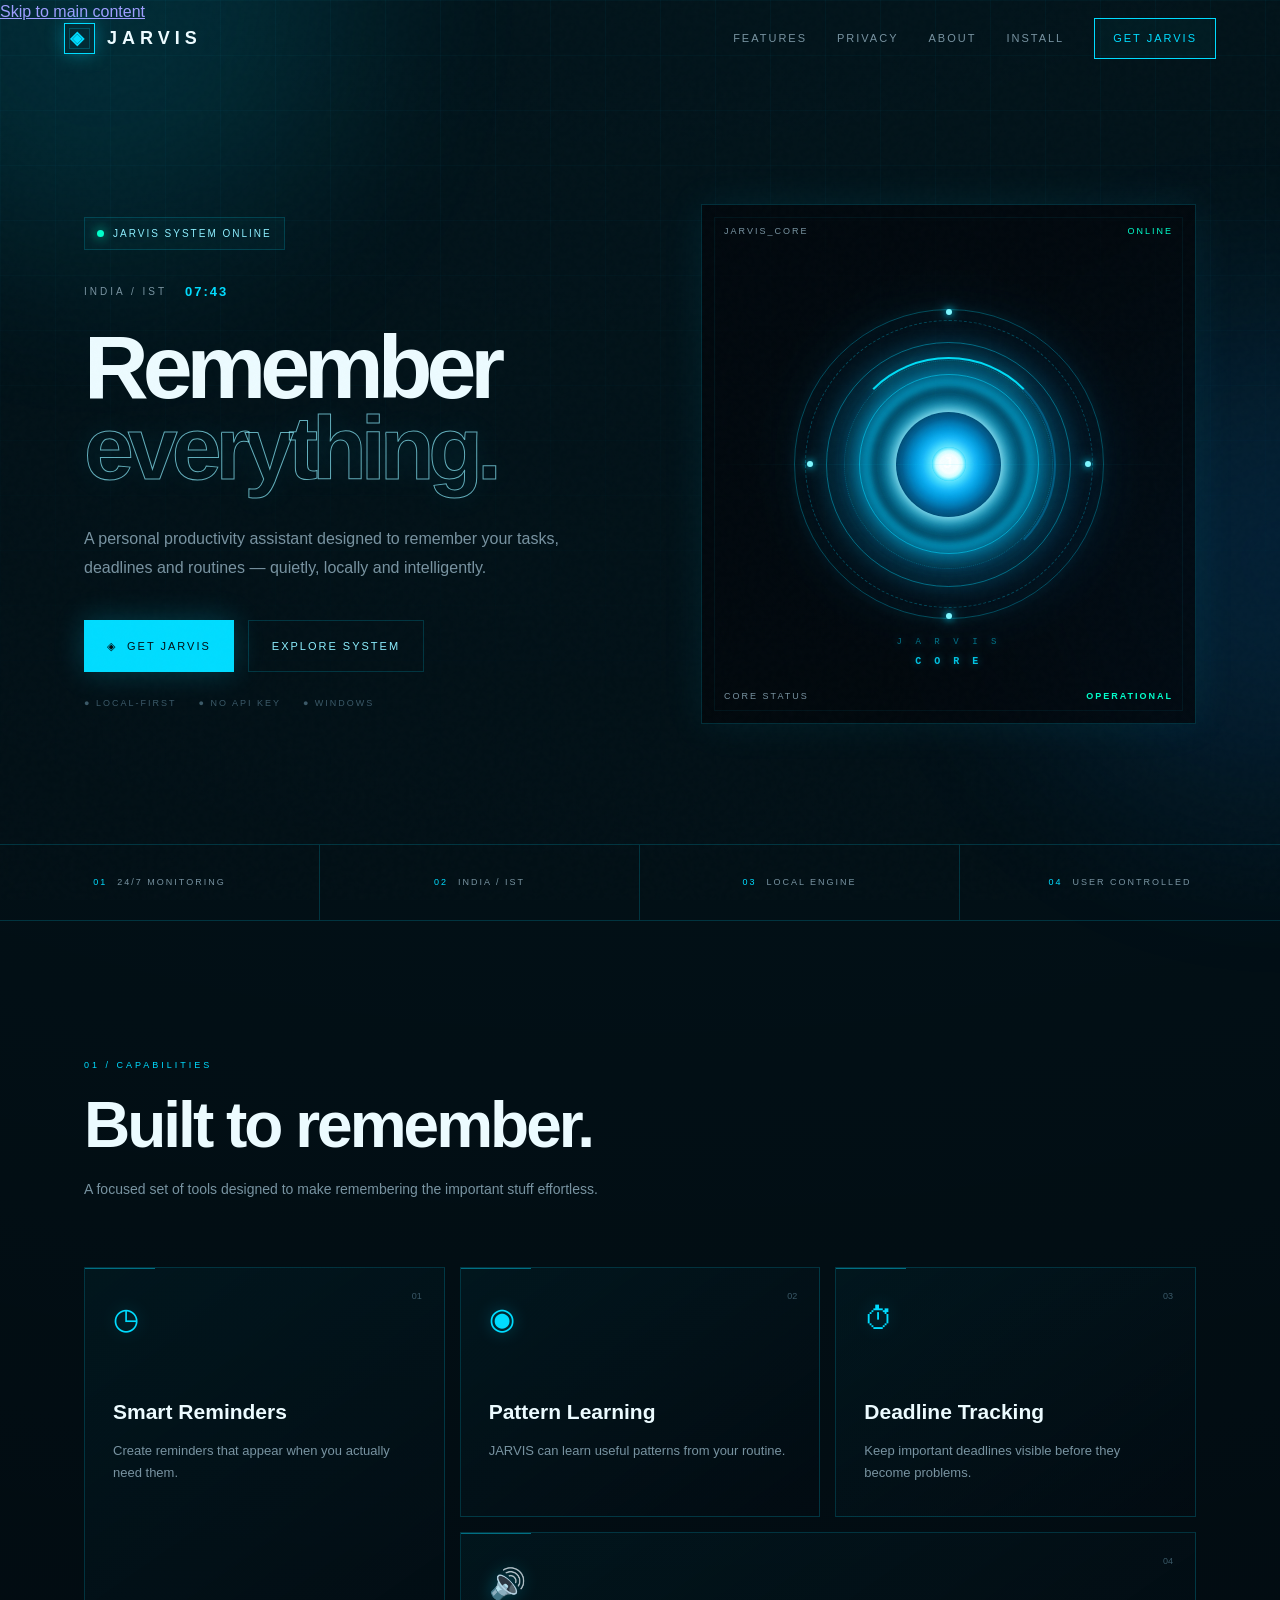
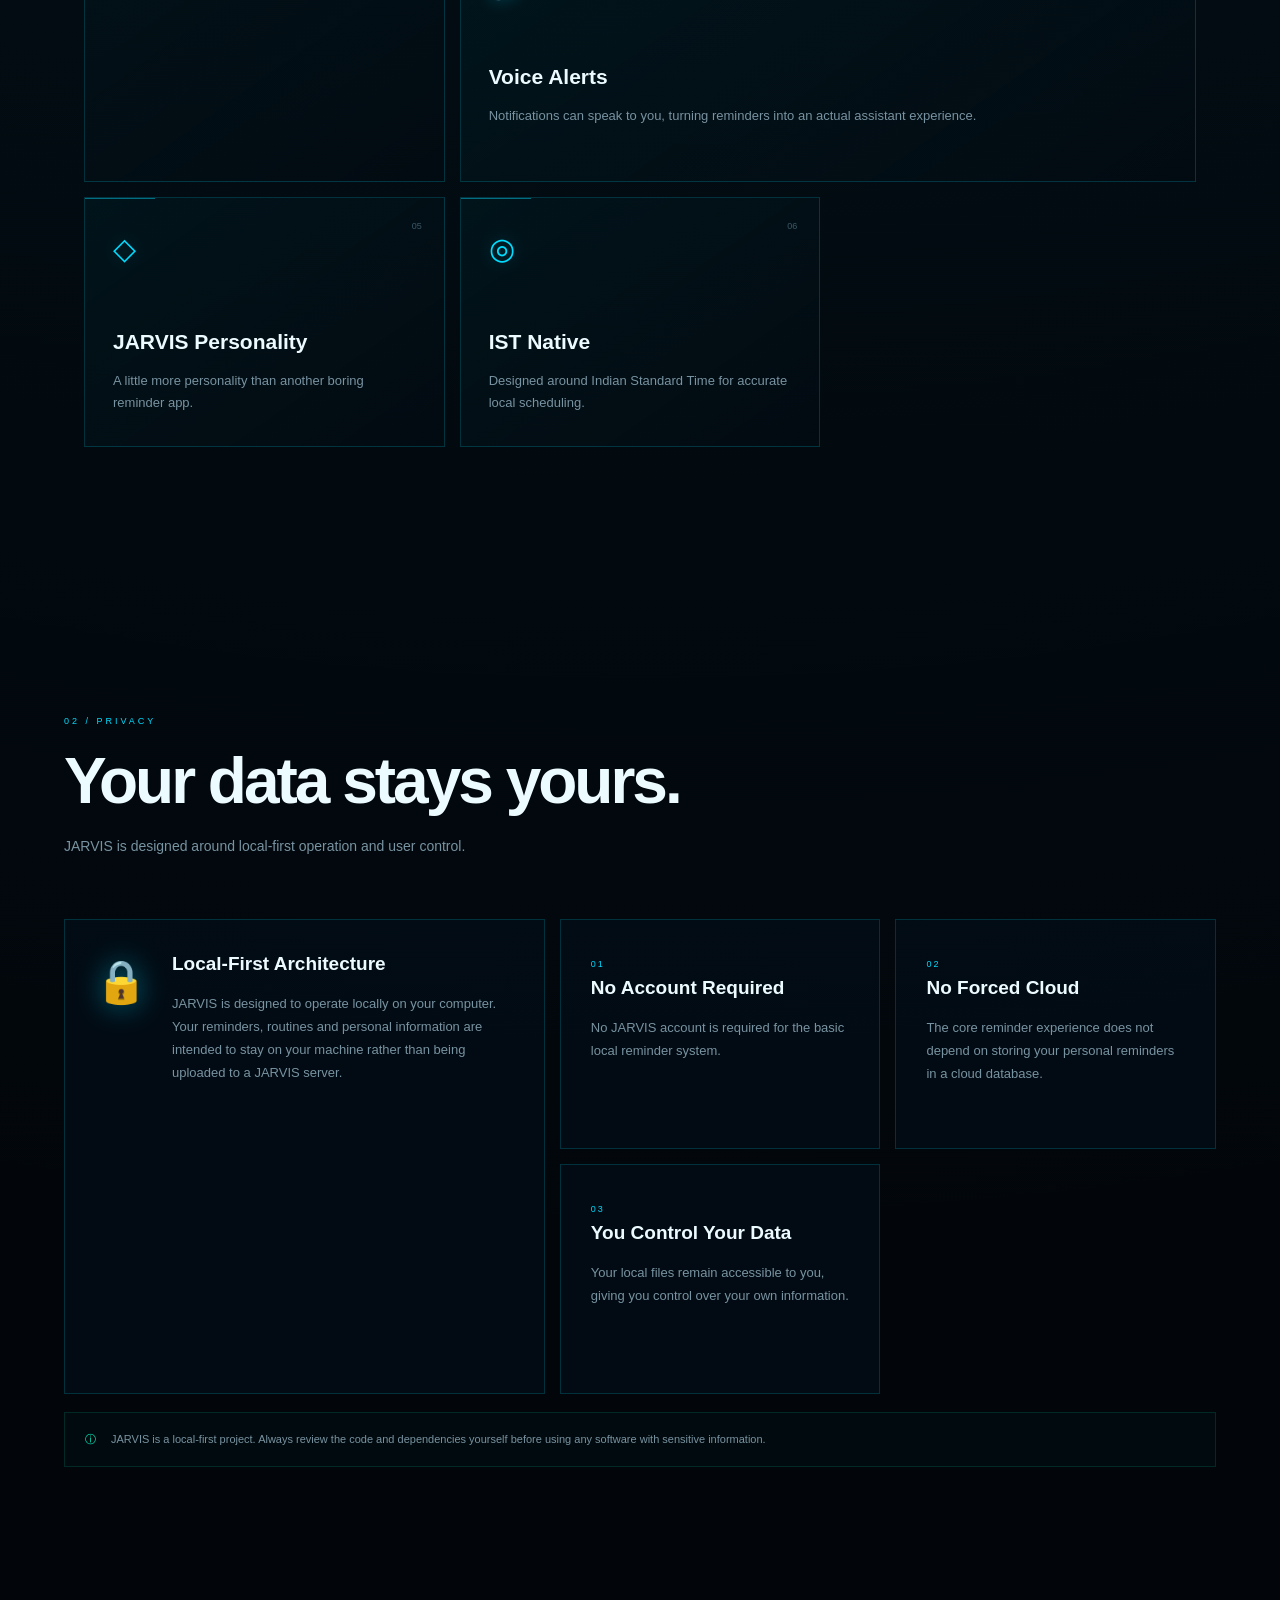
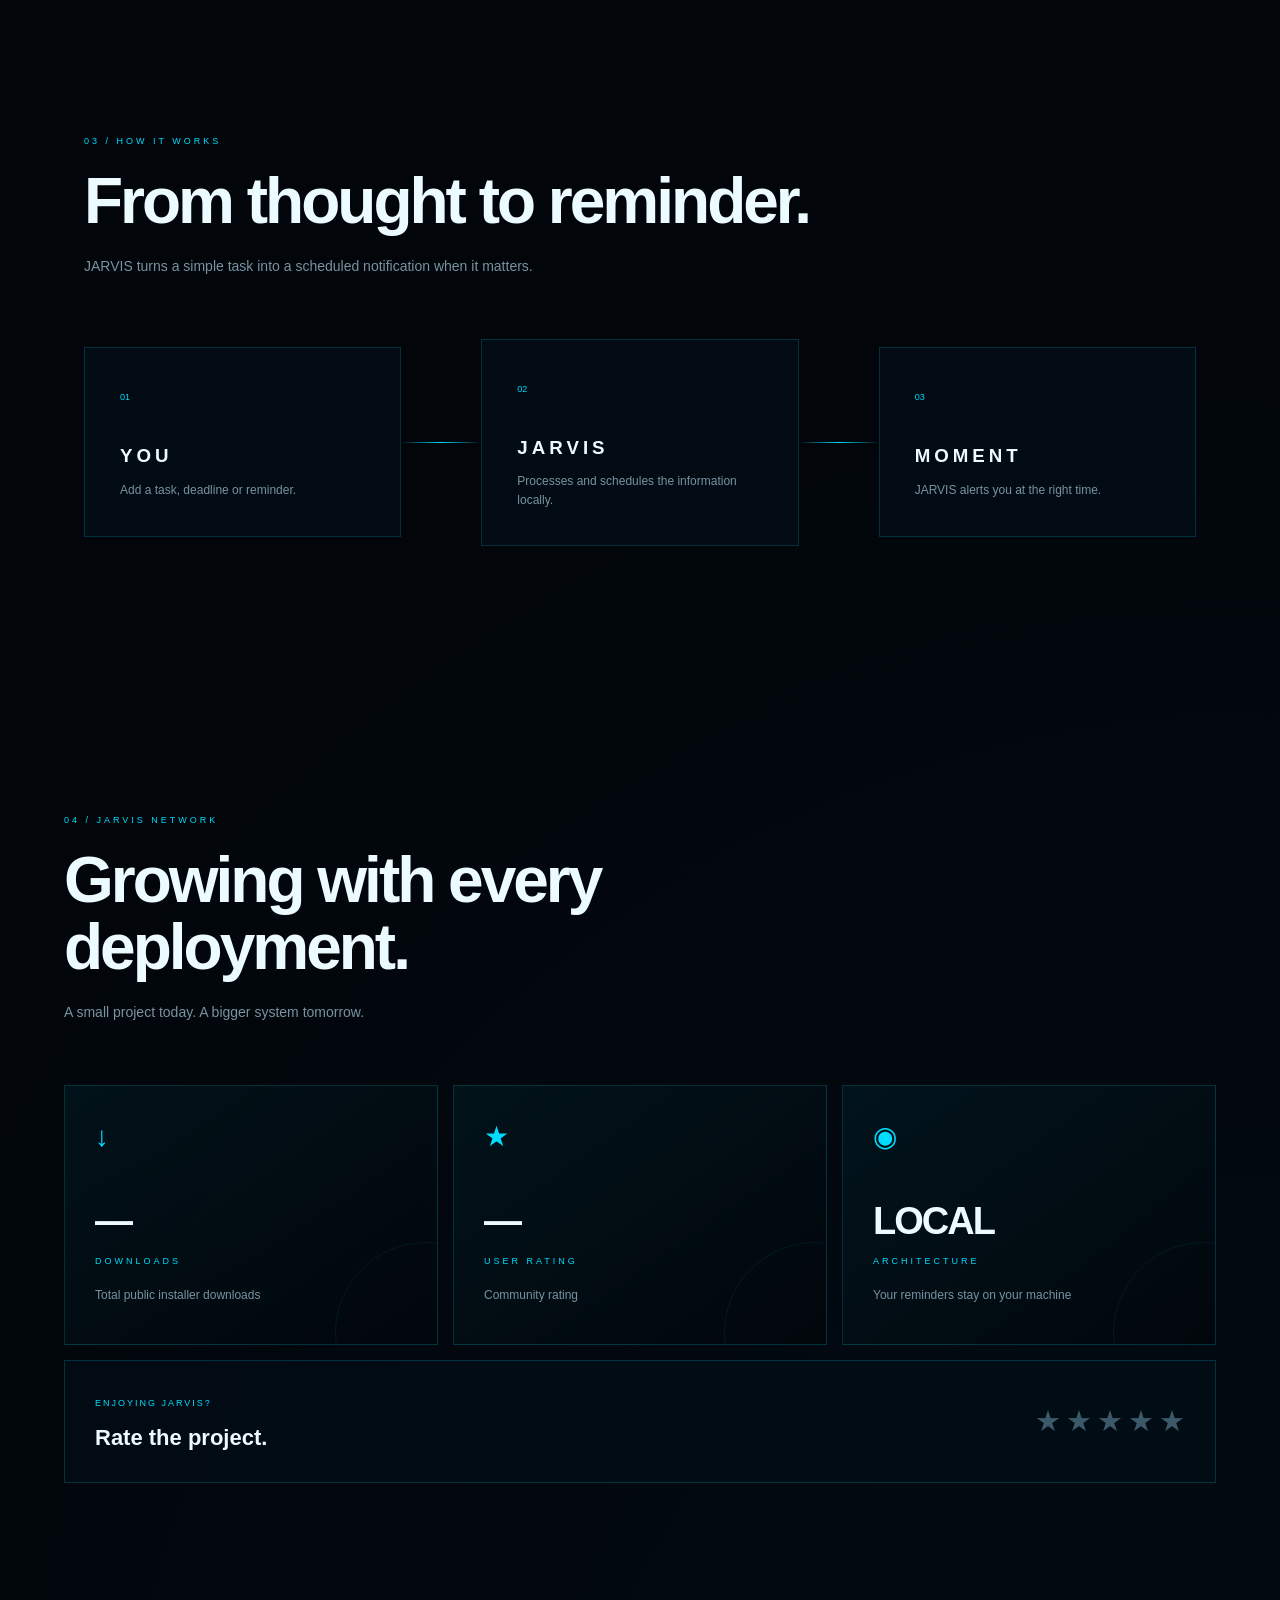
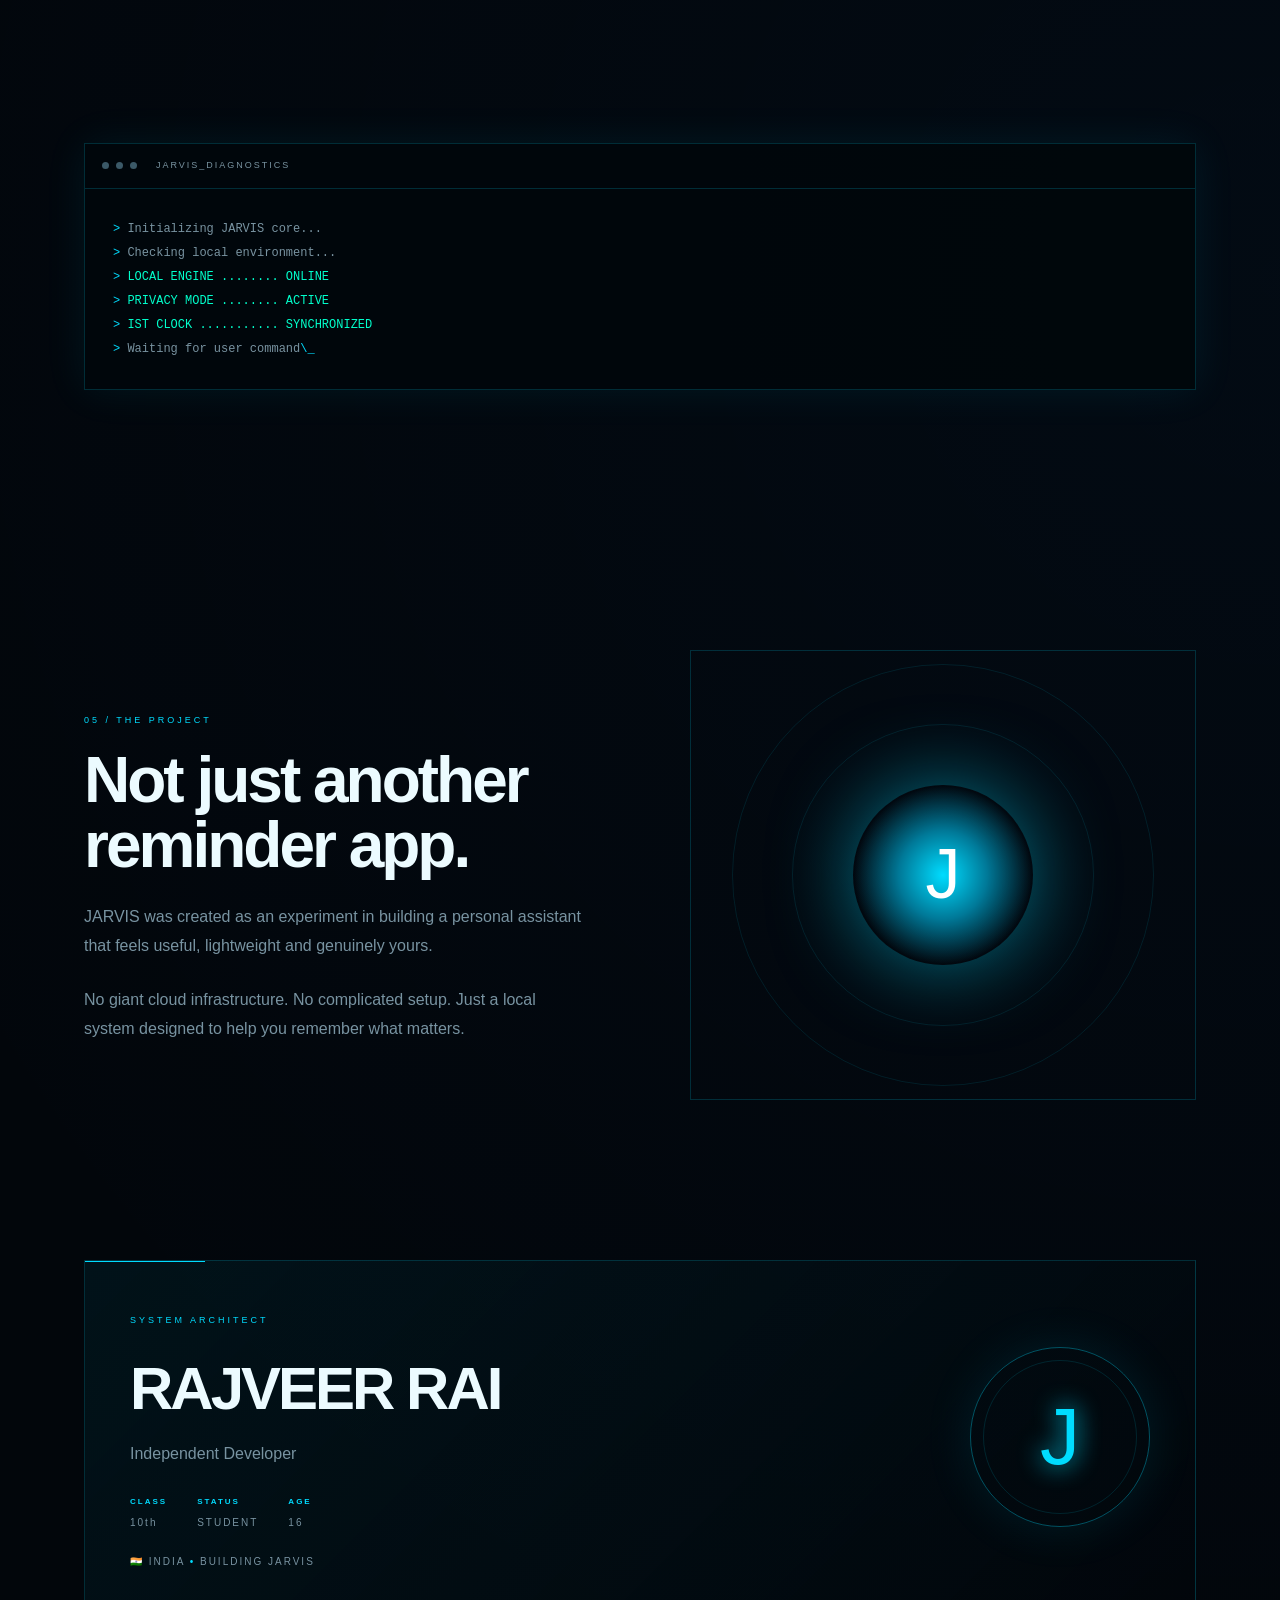
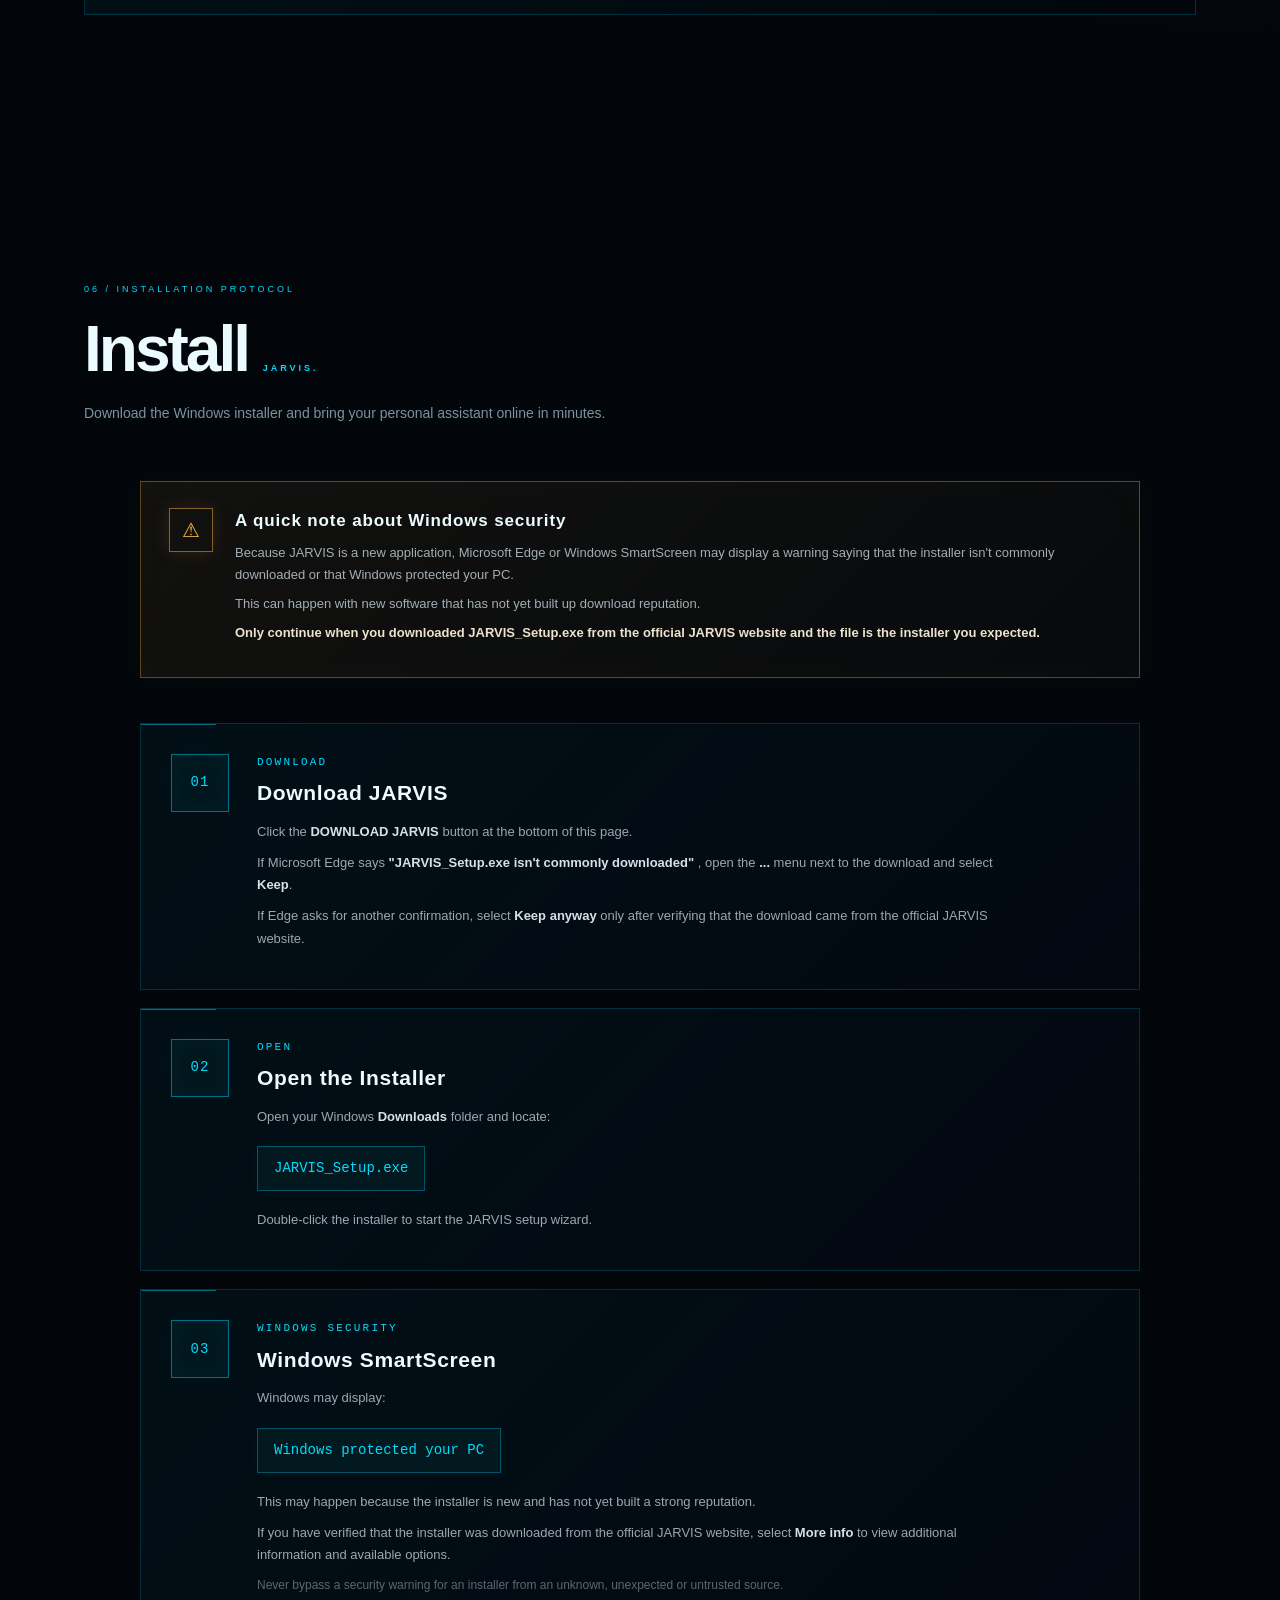
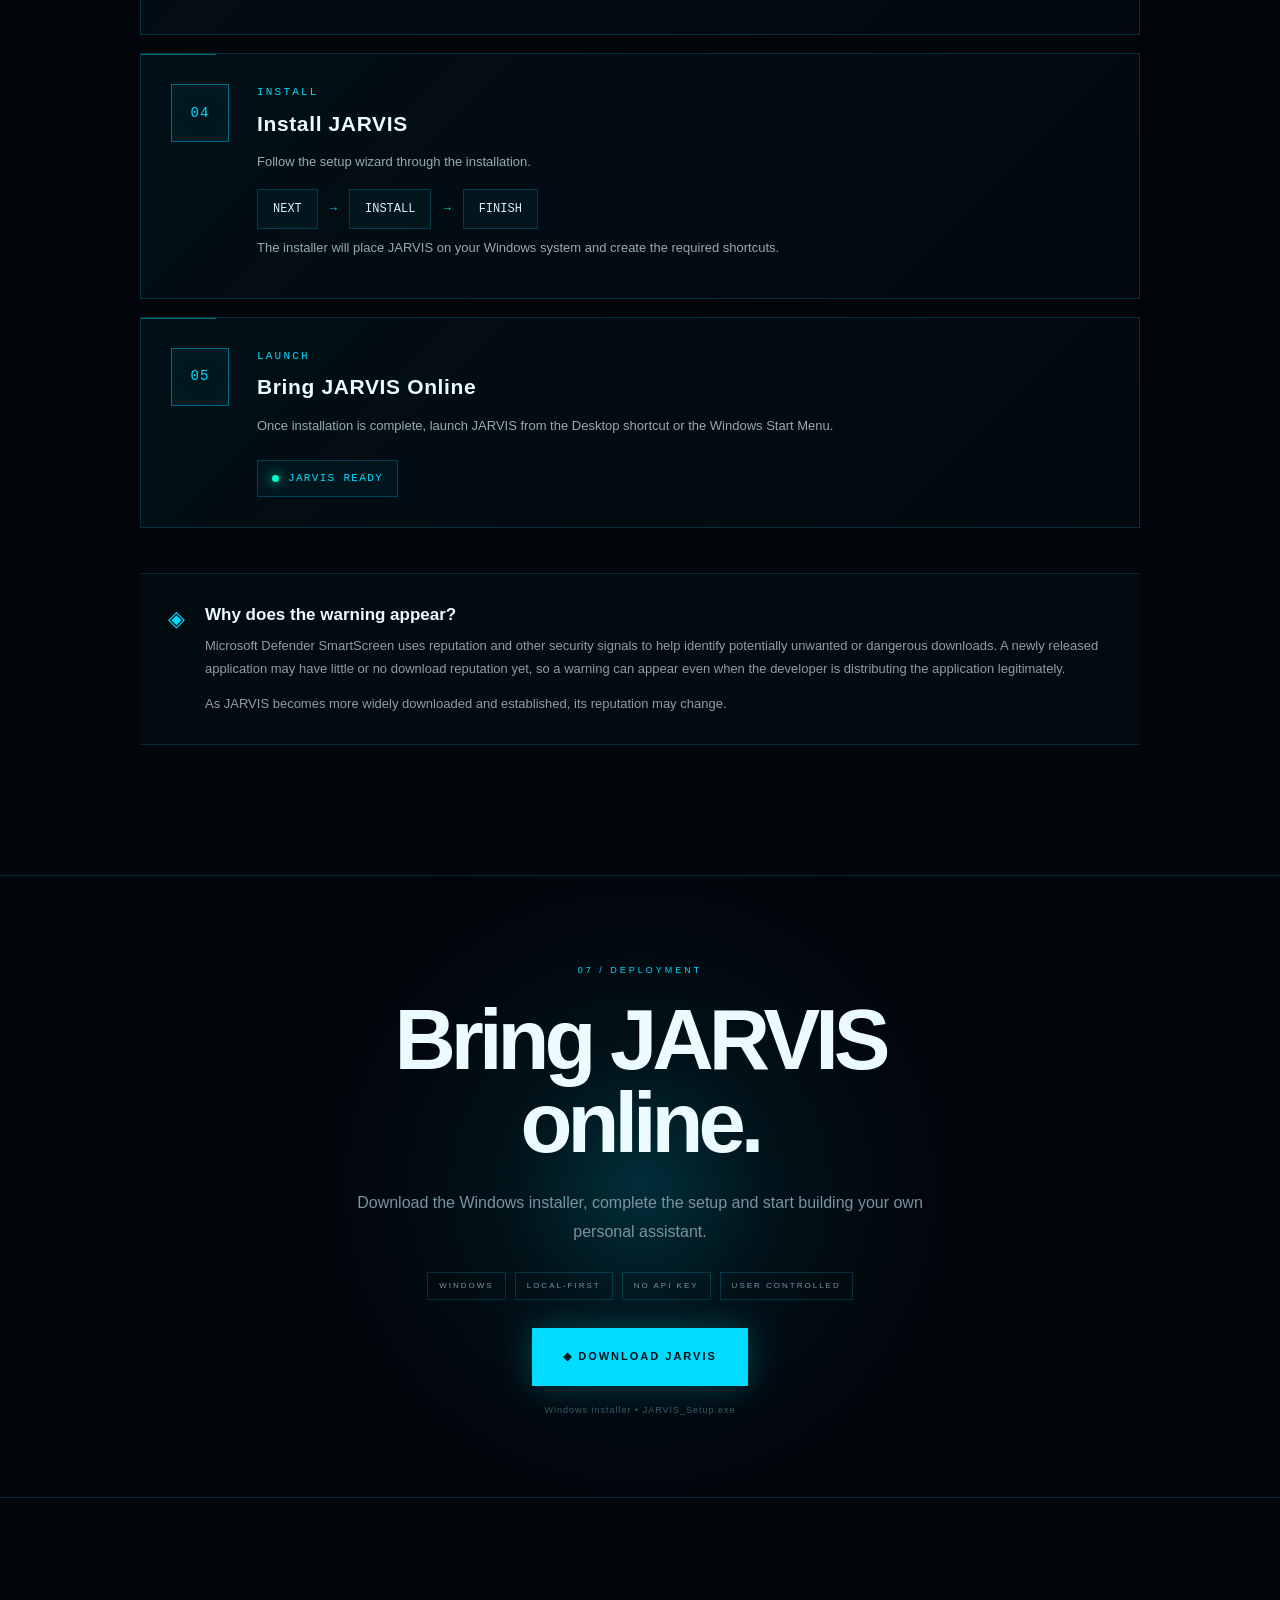
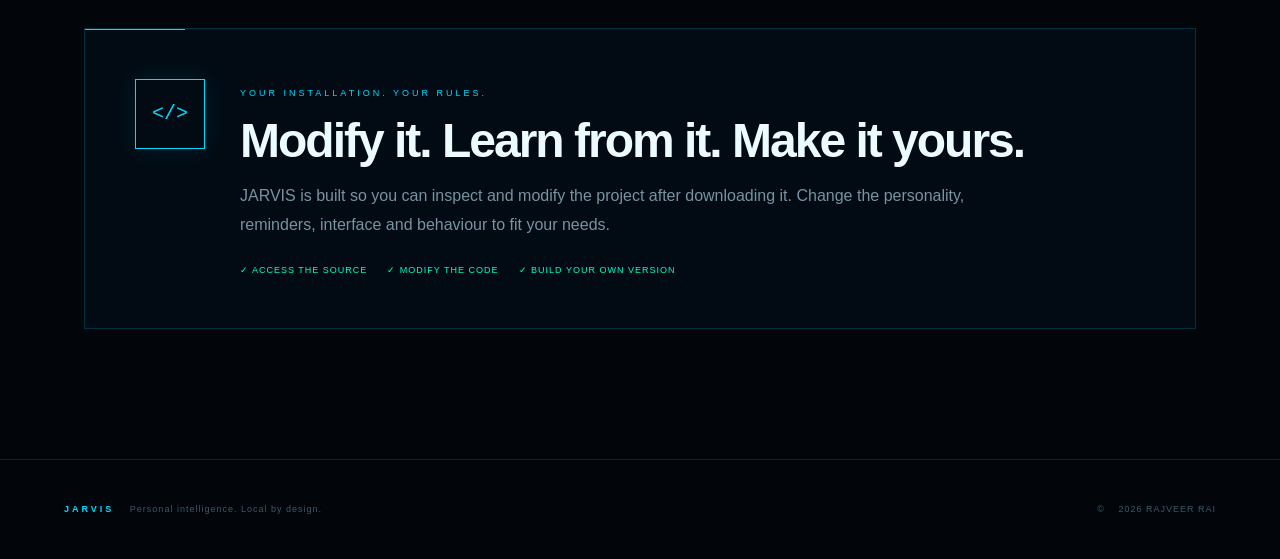
<file: index.html>
<!DOCTYPE html>

<html lang="en">

<head>

    <meta charset="UTF-8">

    <meta

        name="viewport"

        content="width=device-width, initial-scale=1.0"

    >

    <meta name="description" content="Meet JARVIS, a local-first Windows reminder and productivity assistant built by independent developer Rajveer Rai. Manage tasks, routines and deadlines without an API key.">

    <meta name="keywords" content="JARVIS AI assistant, Windows reminder app, local-first productivity assistant, task reminders, deadline manager, Rajveer Rai">

    <meta

        name="author"

        content="Rajveer Rai"

    >

    <meta

        name="theme-color"

        content="#02060b"

    >

    <title>JARVIS — Remember Everything.</title>

    <meta name="robots" content="index, follow, max-image-preview:large">
    <meta name="color-scheme" content="dark">
    <link rel="canonical" href="https://jarvis-website-psi.vercel.app/">

    <!-- Social sharing previews -->
    <meta property="og:type" content="website">
    <meta property="og:site_name" content="JARVIS">
    <meta property="og:title" content="JARVIS — Remember Everything.">
    <meta property="og:description" content="A local-first Windows productivity assistant for reminders, routines and deadlines. Built by Rajveer Rai.">
    <meta property="og:url" content="https://jarvis-website-psi.vercel.app/">
    <meta name="twitter:card" content="summary">
    <meta name="twitter:title" content="JARVIS — Remember Everything.">
    <meta name="twitter:description" content="A local-first Windows productivity assistant built by Rajveer Rai.">

    <!-- Search engines: structured project information -->
    <script type="application/ld+json">
    {
      "@context": "https://schema.org",
      "@type": "SoftwareApplication",
      "name": "JARVIS",
      "applicationCategory": "ProductivityApplication",
      "operatingSystem": "Windows",
      "description": "A local-first personal productivity assistant for reminders, routines and deadlines.",
      "author": {
        "@type": "Person",
        "name": "Rajveer Rai"
      },
      "url": "https://jarvis-website-psi.vercel.app/",
      "softwareHelp": "https://github.com/rajveerrairai97-lang/A.R.A.I.-Adaptive-Reminder-Intelligent-Announcement-"
    }
    </script>


    <link

        rel="stylesheet"

        href="style.css"

    >

    <!-- =====================================================

         JARVIS CORE — NEW REACTOR ANIMATION

         Only the reactor animation is changed.

    ====================================================== -->

    <style>

        .jarvis-reactor {

            width: 360px;

            height: 360px;

            position: relative;

            display: flex;

            align-items: center;

            justify-content: center;

            isolation: isolate;

        }

        /* =================================================

           CENTRAL ATMOSPHERIC GLOW

        ================================================== */

        .jarvis-reactor::before {

            content: "";

            position: absolute;

            width: 155px;

            height: 155px;

            border-radius: 50%;

            background:

                radial-gradient(

                    circle,

                    rgba(255,255,255,0.98) 0%,

                    rgba(0,235,255,0.95) 9%,

                    rgba(0,190,255,0.72) 25%,

                    rgba(0,150,255,0.25) 48%,

                    transparent 72%

                );

            filter: blur(3px);

            box-shadow:

                0 0 25px rgba(0,220,255,0.95),

                0 0 55px rgba(0,200,255,0.75),

                0 0 100px rgba(0,170,255,0.42);

            animation:

                reactorPulse 2.2s ease-in-out infinite;

            z-index: 0;

        }

        /* =================================================

           OUTER ENERGY AURA

        ================================================== */

        .reactor-aura {

            position: absolute;

            width: 245px;

            height: 245px;

            border-radius: 50%;

            background:

                radial-gradient(

                    circle,

                    rgba(0,220,255,0.16),

                    transparent 67%

                );

            filter: blur(8px);

            animation:

                auraPulse 3s ease-in-out infinite;

            z-index: 0;

        }

        /* =================================================

           RING BASE

        ================================================== */

        .reactor-ring {

            position: absolute;

            border-radius: 50%;

            pointer-events: none;

        }

        /* =================================================

           OUTER RING

        ================================================== */

        .reactor-ring-outer {

            width: 310px;

            height: 310px;

            border:

                1px solid

                rgba(0,220,255,0.30);

            box-shadow:

                0 0 15px rgba(0,220,255,0.08),

                inset 0 0 20px rgba(0,220,255,0.04);

            animation:

                reactorRotate 18s linear infinite;

        }

        .reactor-ring-outer::before {

            content: "";

            position: absolute;

            inset: 10px;

            border-radius: 50%;

            border:

                1px dashed

                rgba(0,220,255,0.28);

            animation:

                reactorRotateReverse 13s linear infinite;

        }

        /* =================================================

           SECOND RING

        ================================================== */

        .reactor-ring-middle {

            width: 245px;

            height: 245px;

            border:

                1px solid

                rgba(0,220,255,0.42);

            box-shadow:

                0 0 20px rgba(0,220,255,0.10),

                inset 0 0 20px rgba(0,220,255,0.06);

            animation:

                reactorRotateReverse 11s linear infinite;

        }

        .reactor-ring-middle::after {

            content: "";

            position: absolute;

            inset: 17px;

            border-radius: 50%;

            border:

                1px dotted

                rgba(0,220,255,0.24);

        }

        /* =================================================

           INNER RING

        ================================================== */

        .reactor-ring-inner {

            width: 180px;

            height: 180px;

            border:

                1px solid

                rgba(0,220,255,0.58);

            box-shadow:

                0 0 25px rgba(0,220,255,0.13),

                inset 0 0 25px rgba(0,220,255,0.08);

            animation:

                reactorRotate 8s linear infinite;

        }

        /* =================================================

           ENERGY ARC

        ================================================== */

        .reactor-arc {

            position: absolute;

            width: 215px;

            height: 215px;

            border-radius: 50%;

            border:

                2px solid transparent;

            border-top-color:

                rgba(0,235,255,0.95);

            border-right-color:

                rgba(0,190,255,0.30);

            filter:

                drop-shadow(

                    0 0 7px

                    rgba(0,220,255,0.8)

                );

            animation:

                reactorRotate 4.5s linear infinite;

        }

        /* =================================================

           CORE HOUSING

        ================================================== */

        .reactor-core-housing {

            width: 105px;

            height: 105px;

            position: relative;

            display: flex;

            align-items: center;

            justify-content: center;

            border-radius: 50%;

            background:

                radial-gradient(

                    circle,

                    rgba(255,255,255,1) 0%,

                    rgba(180,250,255,1) 5%,

                    rgba(0,220,255,0.98) 16%,

                    rgba(0,170,255,0.88) 35%,

                    rgba(0,100,180,0.38) 62%,

                    rgba(0,50,100,0.08) 78%,

                    transparent 80%

                );

            box-shadow:

                0 0 15px rgba(255,255,255,0.95),

                0 0 30px rgba(0,235,255,0.95),

                0 0 60px rgba(0,190,255,0.85),

                0 0 100px rgba(0,130,255,0.38);

            animation:

                coreEnergy 2s ease-in-out infinite;

            z-index: 5;

        }

        /* =================================================

           CORE WHITE CENTER

        ================================================== */

        .reactor-core-light {

            position: absolute;

            width: 34px;

            height: 34px;

            border-radius: 50%;

            background:

                radial-gradient(

                    circle,

                    #ffffff 0%,

                    #ffffff 38%,

                    rgba(220,255,255,0.95) 55%,

                    rgba(0,220,255,0.25) 78%,

                    transparent 100%

                );

            box-shadow:

                0 0 18px #ffffff,

                0 0 35px rgba(0,235,255,1);

            animation:

                coreFlash 1.5s ease-in-out infinite;

        }

        /* =================================================

           CORE J

        ================================================== */

        .reactor-letter {

            position: relative;

            z-index: 8;

            color:

                rgba(255,255,255,0.88);

            font-family:

                "Courier New",

                monospace;

            font-size: 17px;

            font-weight: 700;

            letter-spacing: 0.08em;

            text-shadow:

                0 0 8px #ffffff,

                0 0 18px rgba(0,220,255,1);

            opacity: 0.82;

        }

        /* =================================================

           ORBITING NODES

        ================================================== */

        .reactor-node {

            position: absolute;

            width: 6px;

            height: 6px;

            border-radius: 50%;

            background:

                #7ef7ff;

            box-shadow:

                0 0 7px #00dcff,

                0 0 15px rgba(0,220,255,0.9);

            z-index: 10;

        }

        .reactor-node-1 {

            top: 25px;

            left: 50%;

            transform:

                translateX(-50%);

            animation:

                nodePulse 1.8s ease-in-out infinite;

        }

        .reactor-node-2 {

            right: 38px;

            top: 50%;

            transform:

                translateY(-50%);

            animation:

                nodePulse 2.1s ease-in-out infinite 0.3s;

        }

        .reactor-node-3 {

            bottom: 25px;

            left: 50%;

            transform:

                translateX(-50%);

            animation:

                nodePulse 1.7s ease-in-out infinite 0.6s;

        }

        .reactor-node-4 {

            left: 38px;

            top: 50%;

            transform:

                translateY(-50%);

            animation:

                nodePulse 2s ease-in-out infinite 0.9s;

        }

        /* =================================================

           CORE LABEL

        ================================================== */

        .reactor-label {

            position: absolute;

            bottom: -25px;

            left: 50%;

            transform:

                translateX(-50%);

            text-align: center;

            color:

                rgba(0,220,255,0.48);

            font-family:

                "Courier New",

                monospace;

            font-size: 9px;

            letter-spacing: 0.45em;

            white-space: nowrap;

            text-shadow:

                0 0 8px

                rgba(0,220,255,0.45);

        }

        .reactor-label strong {

            display: block;

            margin-top: 5px;

            color:

                rgba(0,220,255,0.88);

            font-size: 10px;

            letter-spacing: 0.35em;

        }

        /* =================================================

           ANIMATIONS

        ================================================== */

        @keyframes reactorRotate {

            from {

                transform:

                    rotate(0deg);

            }

            to {

                transform:

                    rotate(360deg);

            }

        }

        @keyframes reactorRotateReverse {

            from {

                transform:

                    rotate(360deg);

            }

            to {

                transform:

                    rotate(0deg);

            }

        }

        @keyframes reactorPulse {

            0%,

            100% {

                transform:

                    scale(0.92);

                opacity:

                    0.78;

            }

            50% {

                transform:

                    scale(1.08);

                opacity:

                    1;

            }

        }

        @keyframes auraPulse {

            0%,

            100% {

                transform:

                    scale(0.94);

                opacity:

                    0.55;

            }

            50% {

                transform:

                    scale(1.08);

                opacity:

                    0.95;

            }

        }

        @keyframes coreEnergy {

            0%,

            100% {

                transform:

                    scale(0.92);

                box-shadow:

                    0 0 15px rgba(255,255,255,0.9),

                    0 0 30px rgba(0,235,255,0.85),

                    0 0 60px rgba(0,190,255,0.65);

            }

            50% {

                transform:

                    scale(1.08);

                box-shadow:

                    0 0 20px rgba(255,255,255,1),

                    0 0 45px rgba(0,235,255,1),

                    0 0 85px rgba(0,190,255,0.9);

            }

        }

        @keyframes coreFlash {

            0%,

            100% {

                transform:

                    scale(0.88);

                opacity:

                    0.88;

            }

            50% {

                transform:

                    scale(1.18);

                opacity:

                    1;

            }

        }

        @keyframes nodePulse {

            0%,

            100% {

                transform:

                    scale(0.75);

                opacity:

                    0.45;

            }

            50% {

                transform:

                    scale(1.35);

                opacity:

                    1;

            }

        }

        /* =================================================

           REACTOR RESPONSIVE

        ================================================== */

        @media (max-width: 700px) {

            .jarvis-reactor {

                width: 300px;

                height: 300px;

            }

            .reactor-ring-outer {

                width: 255px;

                height: 255px;

            }

            .reactor-ring-middle {

                width: 205px;

                height: 205px;

            }

            .reactor-ring-inner {

                width: 150px;

                height: 150px;

            }

            .reactor-arc {

                width: 180px;

                height: 180px;

            }

        }

        @media (prefers-reduced-motion: reduce) {

            .jarvis-reactor \*,

            .jarvis-reactor::before {

                animation:

                    none !important;

            }

        }

    </style>

</head>

<body>
    <a class="skip-link" href="#main-content">Skip to main content</a>

    <!-- =====================================================

         BACKGROUND SYSTEM

    ====================================================== -->

    <div class="grid"></div>

    <div class="noise"></div>

    <div class="ambient ambient-one"></div>

    <div class="ambient ambient-two"></div>

    <!-- =====================================================

         NAVBAR

    ====================================================== -->

    <header

        class="navbar"

        id="navbar"

    >

        <div class="nav-brand">

            <div class="mini-reactor">

                ◈

            </div>

            <span>

                JARVIS

            </span>

        </div>

        <nav

            class="nav-links"

            id="navLinks"

        >

            <a href="#features">

                FEATURES

            </a>

            <a href="#privacy">

                PRIVACY

            </a>

            <a href="#about">

                ABOUT

            </a>

            <a href="#install">

                INSTALL

            </a>

            <a

                href="#download"

                class="nav-button"

            >

                GET JARVIS

            </a>

        </nav>

        <button

            class="menu-button"

            id="menuButton"

            aria-label="Toggle navigation menu"

            aria-expanded="false"

        >

            ☰

        </button>

    </header>

    <!-- =====================================================

         MAIN

    ====================================================== -->

    <main id="main-content">

        <!-- =================================================

             HERO

        ================================================== -->

        <section class="hero">

            <div class="hero-content">

                <div class="live-status">

                    <span class="status-dot"></span>

                    JARVIS SYSTEM ONLINE

                </div>

                <div class="hero-time">

                    <span>

                        INDIA / IST

                    </span>

                    <strong id="heroClock">

                        --:--

                    </strong>

                </div>

                <h1>

                    Remember

                    <span>everything.</span>

                </h1>

                <p class="hero-description">

                    A personal productivity assistant designed

                    to remember your tasks, deadlines and routines

                    — quietly, locally and intelligently.

                </p>

                <div class="hero-actions">

                    <a

                        href="#download"

                        class="main-button"

                    >

                        <span>

                            ◈

                        </span>

                        GET JARVIS

                    </a>

                    <a

                        href="#features"

                        class="outline-button"

                    >

                        EXPLORE SYSTEM

                    </a>

                </div>

                <div class="hero-details">

                    <span>

                        ● LOCAL-FIRST

                    </span>

                    <span>

                        ● NO API KEY

                    </span>

                    <span>

                        ● WINDOWS

                    </span>

                </div>

            </div>

            <!-- =================================================

                 JARVIS CORE — NEW ANIMATED REACTOR

            ================================================== -->

            <div class="system-panel">

                <div class="panel-header">

                    <span>

                        JARVIS_CORE

                    </span>

                    <span>

                        ONLINE

                    </span>

                </div>

                <div class="core-container">

                    <div class="jarvis-reactor">

                        <div class="reactor-aura"></div>

                        <div

                            class="reactor-ring reactor-ring-outer"

                        ></div>

                        <div

                            class="reactor-ring reactor-ring-middle"

                        ></div>

                        <div

                            class="reactor-ring reactor-ring-inner"

                        ></div>

                        <div class="reactor-arc"></div>

                        <span

                            class="reactor-node reactor-node-1"

                        ></span>

                        <span

                            class="reactor-node reactor-node-2"

                        ></span>

                        <span

                            class="reactor-node reactor-node-3"

                        ></span>

                        <span

                            class="reactor-node reactor-node-4"

                        ></span>

                        <div class="reactor-core-housing">

                            <div class="reactor-core-light"></div>

                            <span class="reactor-letter">

                                J

                            </span>

                        </div>

                        <div class="reactor-label">

                            J A R V I S

                            <strong>

                                C O R E

                            </strong>

                        </div>

                    </div>

                </div>

                <div class="core-status">

                    <span>

                        CORE STATUS

                    </span>

                    <strong>

                        OPERATIONAL

                    </strong>

                </div>

            </div>

        </section>

        <!-- =================================================

             SYSTEM STRIP

        ================================================== -->

        <section class="system-strip">

            <div>

                <span>

                    01

                </span>

                24/7 MONITORING

            </div>

            <div>

                <span>

                    02

                </span>

                INDIA / IST

            </div>

            <div>

                <span>

                    03

                </span>

                LOCAL ENGINE

            </div>

            <div>

                <span>

                    04

                </span>

                USER CONTROLLED

            </div>

        </section>

        <!-- =================================================

             FEATURES

        ================================================== -->

        <section

            class="section"

            id="features"

        >

            <div class="section-heading">

                <span>

                    01 / CAPABILITIES

                </span>

                <h2>

                    Built to remember.

                </h2>

                <p>

                    A focused set of tools designed to make

                    remembering the important stuff effortless.

                </p>

            </div>

            <div class="feature-layout">

                <article class="feature feature-large">

                    <div class="feature-number">

                        01

                    </div>

                    <div class="feature-icon">

                        ◷

                    </div>

                    <h3>

                        Smart Reminders

                    </h3>

                    <p>

                        Create reminders that appear when

                        you actually need them.

                    </p>

                </article>

                <article class="feature">

                    <div class="feature-number">

                        02

                    </div>

                    <div class="feature-icon">

                        ◉

                    </div>

                    <h3>

                        Pattern Learning

                    </h3>

                    <p>

                        JARVIS can learn useful patterns

                        from your routine.

                    </p>

                </article>

                <article class="feature">

                    <div class="feature-number">

                        03

                    </div>

                    <div class="feature-icon">

                        ⏱

                    </div>

                    <h3>

                        Deadline Tracking

                    </h3>

                    <p>

                        Keep important deadlines visible

                        before they become problems.

                    </p>

                </article>

                <article class="feature feature-wide">

                    <div class="feature-number">

                        04

                    </div>

                    <div class="feature-icon">

                        🔊

                    </div>

                    <h3>

                        Voice Alerts

                    </h3>

                    <p>

                        Notifications can speak to you,

                        turning reminders into an actual

                        assistant experience.

                    </p>

                </article>

                <article class="feature">

                    <div class="feature-number">

                        05

                    </div>

                    <div class="feature-icon">

                        ◇

                    </div>

                    <h3>

                        JARVIS Personality

                    </h3>

                    <p>

                        A little more personality than

                        another boring reminder app.

                    </p>

                </article>

                <article class="feature">

                    <div class="feature-number">

                        06

                    </div>

                    <div class="feature-icon">

                        ◎

                    </div>

                    <h3>

                        IST Native

                    </h3>

                    <p>

                        Designed around Indian Standard Time

                        for accurate local scheduling.

                    </p>

                </article>

            </div>

        </section>

        <!-- =================================================

             PRIVACY

        ================================================== -->

        <section

            class="section privacy-section"

            id="privacy"

        >

            <div class="section-heading">

                <span>

                    02 / PRIVACY

                </span>

                <h2>

                    Your data stays yours.

                </h2>

                <p>

                    JARVIS is designed around local-first

                    operation and user control.

                </p>

            </div>

            <div class="privacy-grid">

                <article class="privacy-card privacy-main">

                    <div class="privacy-symbol">

                        🔒

                    </div>

                    <div>

                        <h3>

                            Local-First Architecture

                        </h3>

                        <p>

                            JARVIS is designed to operate locally

                            on your computer. Your reminders,

                            routines and personal information are

                            intended to stay on your machine rather

                            than being uploaded to a JARVIS server.

                        </p>

                    </div>

                </article>

                <article class="privacy-card">

                    <span class="privacy-index">

                        01

                    </span>

                    <h3>

                        No Account Required

                    </h3>

                    <p>

                        No JARVIS account is required for the

                        basic local reminder system.

                    </p>

                </article>

                <article class="privacy-card">

                    <span class="privacy-index">

                        02

                    </span>

                    <h3>

                        No Forced Cloud

                    </h3>

                    <p>

                        The core reminder experience does not

                        depend on storing your personal reminders

                        in a cloud database.

                    </p>

                </article>

                <article class="privacy-card">

                    <span class="privacy-index">

                        03

                    </span>

                    <h3>

                        You Control Your Data

                    </h3>

                    <p>

                        Your local files remain accessible to you,

                        giving you control over your own information.

                    </p>

                </article>

            </div>

            <div class="privacy-warning">

                <span>

                    ⓘ

                </span>

                <p>

                    JARVIS is a local-first project. Always review

                    the code and dependencies yourself before using

                    any software with sensitive information.

                </p>

            </div>

        </section>

        <!-- =================================================

             SYSTEM FLOW

        ================================================== -->

        <section class="section">

            <div class="section-heading">

                <span>

                    03 / HOW IT WORKS

                </span>

                <h2>

                    From thought to reminder.

                </h2>

                <p>

                    JARVIS turns a simple task into a scheduled

                    notification when it matters.

                </p>

            </div>

            <div class="system-flow">

                <div class="flow-step">

                    <span>

                        01

                    </span>

                    <h3>

                        YOU

                    </h3>

                    <p>

                        Add a task,

                        deadline or reminder.

                    </p>

                </div>

                <div class="flow-line"></div>

                <div class="flow-step">

                    <span>

                        02

                    </span>

                    <h3>

                        JARVIS

                    </h3>

                    <p>

                        Processes and schedules

                        the information locally.

                    </p>

                </div>

                <div class="flow-line"></div>

                <div class="flow-step">

                    <span>

                        03

                    </span>

                    <h3>

                        MOMENT

                    </h3>

                    <p>

                        JARVIS alerts you

                        at the right time.

                    </p>

                </div>

            </div>

        </section>

        <!-- =================================================

             LIVE STATS

        ================================================== -->

        <section

            class="section stats-section"

            id="stats"

        >

            <div class="section-heading">

                <span>

                    04 / JARVIS NETWORK

                </span>

                <h2>

                    Growing with every deployment.

                </h2>

                <p>

                    A small project today. A bigger system tomorrow.

                </p>

            </div>

            <div class="stats-grid">

                <div class="stat-card">

                    <span class="stat-icon">

                        ↓

                    </span>

                    <strong id="downloadCount">

                        —

                    </strong>

                    <small>

                        DOWNLOADS

                    </small>

                    <p>

                        Total public installer downloads

                    </p>

                </div>

                <div class="stat-card">

                    <span class="stat-icon">

                        ★

                    </span>

                    <strong id="ratingValue">

                        —

                    </strong>

                    <small>

                        USER RATING

                    </small>

                    <p>

                        Community rating

                    </p>

                </div>

                <div class="stat-card">

                    <span class="stat-icon">

                        ◉

                    </span>

                    <strong>

                        LOCAL

                    </strong>

                    <small>

                        ARCHITECTURE

                    </small>

                    <p>

                        Your reminders stay on your machine

                    </p>

                </div>

            </div>

            <div class="rating-box">

                <div>

                    <span>

                        ENJOYING JARVIS?

                    </span>

                    <h3>

                        Rate the project.

                    </h3>

                </div>

                <div

                    class="rating-stars"

                    id="ratingStars"

                    aria-label="Rate JARVIS from 1 to 5 stars"

                >

                    <button data-rating="1">

                        ★

                    </button>

                    <button data-rating="2">

                        ★

                    </button>

                    <button data-rating="3">

                        ★

                    </button>

                    <button data-rating="4">

                        ★

                    </button>

                    <button data-rating="5">

                        ★

                    </button>

                </div>

            </div>

        </section>

        <!-- =================================================

             TERMINAL DIAGNOSTICS

        ================================================== -->

        <section class="section">

            <div class="terminal">

                <div class="terminal-header">

                    <span></span>

                    <span></span>

                    <span></span>

                    <label>

                        JARVIS_DIAGNOSTICS

                    </label>

                </div>

                <div class="terminal-body">

                    <p>

                        <span>&gt;</span>

                        Initializing JARVIS core...

                    </p>

                    <p>

                        <span>&gt;</span>

                        Checking local environment...

                    </p>

                    <p class="success">

                        <span>&gt;</span>

                        LOCAL ENGINE ........ ONLINE

                    </p>

                    <p class="success">

                        <span>&gt;</span>

                        PRIVACY MODE ........ ACTIVE

                    </p>

                    <p class="success">

                        <span>&gt;</span>

                        IST CLOCK ........... SYNCHRONIZED

                    </p>

                    <p>

                        <span>&gt;</span>

                        Waiting for user command<span class="cursor">\_</span>

                    </p>

                </div>

            </div>

        </section>

        <!-- =================================================

             ABOUT

        ================================================== -->

        <section

            class="section about"

            id="about"

        >

            <div class="about-content">

                <span>

                    05 / THE PROJECT

                </span>

                <h2>

                    Not just another

                    reminder app.

                </h2>

                <p>

                    JARVIS was created as an experiment in building

                    a personal assistant that feels useful,

                    lightweight and genuinely yours.

                </p>

                <p>

                    No giant cloud infrastructure.

                    No complicated setup.

                    Just a local system designed to help you

                    remember what matters.

                </p>

            </div>

            <div class="about-visual">

                <div class="about-core">

                    J

                </div>

            </div>

        </section>

        <!-- =================================================

             CREATOR

        ================================================== -->

        <section class="section creator-section">

            <div class="creator">

                <div class="creator-info">

                    <span class="creator-label">

                        SYSTEM ARCHITECT

                    </span>

                    <h2 id="creatorName">

                        RAJVEER RAI

                    </h2>

                    <p class="creator-role">

                        Independent Developer

                    </p>

                    <div class="creator-meta">

                        <span>

                            <strong>

                                CLASS

                            </strong>

                            10th

                        </span>

                        <span>

                            <strong>

                                STATUS

                            </strong>

                            STUDENT

                        </span>

                        <span>

                            <strong>

                                AGE

                            </strong>

                            16

                        </span>

                    </div>

                    <div class="creator-location">

                        🇮🇳 INDIA

                        <span>

                            •

                        </span>

                        BUILDING JARVIS

                    </div>

                </div>

                <div class="creator-mark">

                    <span>

                        J

                    </span>

                </div>

            </div>

        </section>

        <!-- =================================================

             INSTALLATION

        ================================================== -->

        <section

            class="section install-section"

            id="install"

        >

            <div class="section-heading">

                <span>

                    06 / INSTALLATION PROTOCOL

                </span>

                <h2>

                    Install <span>JARVIS.</span>

                </h2>

                <p>

                    Download the Windows installer and bring

                    your personal assistant online in minutes.

                </p>

            </div>

            <!-- SECURITY NOTICE -->

            <div class="install-warning">

                <div class="warning-icon">

                    ⚠

                </div>

                <div>

                    <h3>

                        A quick note about Windows security

                    </h3>

                    <p>

                        Because JARVIS is a new application, Microsoft

                        Edge or Windows SmartScreen may display a warning

                        saying that the installer isn't commonly downloaded

                        or that Windows protected your PC.

                    </p>

                    <p>

                        This can happen with new software that has not yet

                        built up download reputation.

                    </p>

                    <p>

                        <strong>

                            Only continue when you downloaded

                            JARVIS_Setup.exe from the official JARVIS website

                            and the file is the installer you expected.

                        </strong>

                    </p>

                </div>

            </div>

            <!-- INSTALLATION STEPS -->

            <div class="install-steps">

                <!-- STEP 01 -->

                <article class="install-step">

                    <div class="step-number">

                        01

                    </div>

                    <div class="step-content">

                        <span class="step-label">

                            DOWNLOAD

                        </span>

                        <h3>

                            Download JARVIS

                        </h3>

                        <p>

                            Click the

                            <strong>

                                DOWNLOAD JARVIS

                            </strong>

                            button at the bottom of this page.

                        </p>

                        <p>

                            If Microsoft Edge says

                            <strong>

                                "JARVIS_Setup.exe isn't commonly downloaded"

                            </strong>,

                            open the

                            <strong>...</strong>

                            menu next to the download and select

                            <strong>Keep</strong>.

                        </p>

                        <p>

                            If Edge asks for another confirmation,

                            select <strong>Keep anyway</strong> only

                            after verifying that the download came from

                            the official JARVIS website.

                        </p>

                    </div>

                </article>

                <!-- STEP 02 -->

                <article class="install-step">

                    <div class="step-number">

                        02

                    </div>

                    <div class="step-content">

                        <span class="step-label">

                            OPEN

                        </span>

                        <h3>

                            Open the Installer

                        </h3>

                        <p>

                            Open your Windows

                            <strong>

                                Downloads

                            </strong>

                            folder and locate:

                        </p>

                        <div class="code-chip">

                            JARVIS_Setup.exe

                        </div>

                        <p>

                            Double-click the installer to start

                            the JARVIS setup wizard.

                        </p>

                    </div>

                </article>

                <!-- STEP 03 -->

                <article class="install-step">

                    <div class="step-number">

                        03

                    </div>

                    <div class="step-content">

                        <span class="step-label">

                            WINDOWS SECURITY

                        </span>

                        <h3>

                            Windows SmartScreen

                        </h3>

                        <p>

                            Windows may display:

                        </p>

                        <div class="code-chip">

                            Windows protected your PC

                        </div>

                        <p>

                            This may happen because the installer is new

                            and has not yet built a strong reputation.

                        </p>

                        <p>

                            If you have verified that the installer was

                            downloaded from the official JARVIS website,

                            select <strong>More info</strong> to view

                            additional information and available options.

                        </p>

                        <p class="small-note">

                            Never bypass a security warning for an installer

                            from an unknown, unexpected or untrusted source.

                        </p>

                    </div>

                </article>

                <!-- STEP 04 -->

                <article class="install-step">

                    <div class="step-number">

                        04

                    </div>

                    <div class="step-content">

                        <span class="step-label">

                            INSTALL

                        </span>

                        <h3>

                            Install JARVIS

                        </h3>

                        <p>

                            Follow the setup wizard through the installation.

                        </p>

                        <div class="install-flow">

                            <span>

                                NEXT

                            </span>

                            <span>

                                →

                            </span>

                            <span>

                                INSTALL

                            </span>

                            <span>

                                →

                            </span>

                            <span>

                                FINISH

                            </span>

                        </div>

                        <p>

                            The installer will place JARVIS on your

                            Windows system and create the required shortcuts.

                        </p>

                    </div>

                </article>

                <!-- STEP 05 -->

                <article class="install-step">

                    <div class="step-number">

                        05

                    </div>

                    <div class="step-content">

                        <span class="step-label">

                            LAUNCH

                        </span>

                        <h3>

                            Bring JARVIS Online

                        </h3>

                        <p>

                            Once installation is complete, launch JARVIS

                            from the Desktop shortcut or the Windows

                            Start Menu.

                        </p>

                        <div class="launch-status">

                            <span class="status-dot"></span>

                            JARVIS READY

                        </div>

                    </div>

                </article>

            </div>

            <!-- WHY THE WARNING EXISTS -->

            <div class="install-explanation">

                <div class="explanation-icon">

                    ◈

                </div>

                <div>

                    <h3>

                        Why does the warning appear?

                    </h3>

                    <p>

                        Microsoft Defender SmartScreen uses reputation

                        and other security signals to help identify

                        potentially unwanted or dangerous downloads.

                        A newly released application may have little or

                        no download reputation yet, so a warning can

                        appear even when the developer is distributing

                        the application legitimately.

                    </p>

                    <p>

                        As JARVIS becomes more widely downloaded and

                        established, its reputation may change.

                    </p>

                </div>

            </div>

        </section>

        <!-- =================================================

             DOWNLOAD / DEPLOYMENT

        ================================================== -->

        <section

            class="download"

            id="download"

        >

            <div class="download-orb"></div>

            <div class="download-content">

                <span>

                    07 / DEPLOYMENT

                </span>

                <h2>

                    Bring JARVIS online.

                </h2>

                <p>

                    Download the Windows installer, complete the setup

                    and start building your own personal assistant.

                </p>

                <div class="download-badges">

                    <span>

                        WINDOWS

                    </span>

                    <span>

                        LOCAL-FIRST

                    </span>

                    <span>

                        NO API KEY

                    </span>

                    <span>

                        USER CONTROLLED

                    </span>

                </div>

                <button

                    class="download-button"

                    id="downloadButton"

                    type="button"

                >

                    <span>

                        ◈

                    </span>

                    DOWNLOAD JARVIS

                </button>

                <small class="download-note">

                    Windows installer

                    •

                    JARVIS_Setup.exe

                </small>

            </div>

        </section>

        <!-- =================================================

             OPEN SOURCE / CONTROL

        ================================================== -->

        <section class="section ownership-section">

            <div class="ownership-card">

                <div class="ownership-icon">

                    &lt;/&gt;

                </div>

                <div>

                    <span>

                        YOUR INSTALLATION. YOUR RULES.

                    </span>

                    <h2>

                        Modify it. Learn from it. Make it yours.

                    </h2>

                    <p>

                        JARVIS is built so you can inspect and

                        modify the project after downloading it.

                        Change the personality, reminders,

                        interface and behaviour to fit your needs.

                    </p>

                    <div class="ownership-points">

                        <span>

                            ✓ ACCESS THE SOURCE

                        </span>

                        <span>

                            ✓ MODIFY THE CODE

                        </span>

                        <span>

                            ✓ BUILD YOUR OWN VERSION

                        </span>

                    </div>

                </div>

            </div>

        </section>

    </main>

    <!-- =====================================================

         FOOTER

    ====================================================== -->

    <footer>

        <div>

            <strong>

                JARVIS

            </strong>

            <span>

                Personal intelligence. Local by design.

            </span>

        </div>

        <div>

            ©

            <span id="year"></span>

            RAJVEER RAI

        </div>

    </footer>

    <!-- =====================================================

         JAVASCRIPT

    ====================================================== -->

    <script src="script.js"></script>

</body>

</html>
</file>
<file: style.css>
/* =========================================================
   JARVIS WEBSITE
   FUTURISTIC INTERFACE — V3
   Designed for JARVIS / A.R.I.A.
========================================================= */


/* =========================================================
   ROOT
========================================================= */

:root {

    --background: #02060b;
    --background-2: #040b12;

    --panel: rgba(4, 15, 24, 0.72);
    --panel-strong: rgba(5, 18, 29, 0.94);

    --cyan: #00dcff;
    --cyan-soft: #8cefff;

    --blue: #168bff;
    --green: #00ffcc;

    --text: #ecfbff;
    --muted: #7893a1;
    --dim: #3b5968;

    --border: rgba(0, 220, 255, 0.18);
    --border-strong: rgba(0, 220, 255, 0.38);

    --shadow:
        0 0 40px rgba(0, 220, 255, 0.08);

    --shadow-strong:
        0 0 60px rgba(0, 220, 255, 0.16);

    --max-width: 1240px;

}


/* =========================================================
   RESET
========================================================= */

* {

    margin: 0;
    padding: 0;

    box-sizing: border-box;

}


html {

    scroll-behavior: smooth;

    scroll-padding-top: 90px;

}


body {

    min-height: 100vh;

    background:
        radial-gradient(
            circle at 50% -10%,
            rgba(0, 220, 255, 0.09),
            transparent 35%
        ),
        radial-gradient(
            circle at 100% 50%,
            rgba(22, 139, 255, 0.035),
            transparent 30%
        ),
        var(--background);

    color: var(--text);

    font-family:
        Inter,
        "Segoe UI",
        Arial,
        sans-serif;

    overflow-x: hidden;

    line-height: 1.5;

}


button,
a {

    -webkit-tap-highlight-color: transparent;

}


button {

    font-family: inherit;

}


/* =========================================================
   BACKGROUND
========================================================= */

.grid {

    position: fixed;

    inset: 0;

    z-index: -5;

    pointer-events: none;

    background-image:

        linear-gradient(
            rgba(0, 220, 255, 0.035) 1px,
            transparent 1px
        ),

        linear-gradient(
            90deg,
            rgba(0, 220, 255, 0.035) 1px,
            transparent 1px
        );

    background-size:
        55px 55px;

    mask-image:
        linear-gradient(
            to bottom,
            black,
            transparent 90%
        );

}


.noise {

    position: fixed;

    inset: 0;

    pointer-events: none;

    z-index: 50;

    opacity: 0.025;

    background-image:
        url("data:image/svg+xml,%3Csvg viewBox='0 0 180 180' xmlns='http://www.w3.org/2000/svg'%3E%3Cfilter id='n'%3E%3CfeTurbulence type='fractalNoise' baseFrequency='.9' numOctaves='3' stitchTiles='stitch'/%3E%3C/filter%3E%3Crect width='100%25' height='100%25' filter='url(%23n)' opacity='.7'/%3E%3C/svg%3E");

}


.ambient {

    position: fixed;

    width: 500px;
    height: 500px;

    border-radius: 50%;

    filter: blur(100px);

    pointer-events: none;

    z-index: -3;

    opacity: 0.12;

}


.ambient-one {

    top: -250px;

    left: -150px;

    background: var(--cyan);

}


.ambient-two {

    right: -250px;

    bottom: 10%;

    background: var(--blue);

}


/* =========================================================
   NAVBAR
========================================================= */

.navbar {

    position: fixed;

    top: 0;
    left: 0;
    right: 0;

    height: 78px;

    padding:
        0 5vw;

    display: flex;

    align-items: center;

    justify-content: space-between;

    z-index: 100;

    border-bottom:
        1px solid transparent;

    transition:
        background .3s ease,
        border-color .3s ease,
        backdrop-filter .3s ease,
        box-shadow .3s ease;

}


.navbar.scrolled {

    background:
        rgba(2, 6, 11, 0.82);

    border-bottom:
        1px solid var(--border);

    backdrop-filter:
        blur(18px);

    box-shadow:
        0 10px 40px rgba(0, 0, 0, .15);

}


.nav-brand {

    display: flex;

    align-items: center;

    gap: 12px;

    font-size: 18px;

    font-weight: 700;

    letter-spacing: 5px;

}


.mini-reactor {

    width: 31px;
    height: 31px;

    border:
        1px solid var(--cyan);

    display: grid;

    place-items: center;

    color: var(--cyan);

    box-shadow:
        0 0 18px rgba(0, 220, 255, .35);

    position: relative;

}


.mini-reactor::after {

    content: "";

    position: absolute;

    inset: 4px;

    border:
        1px solid rgba(0, 220, 255, .22);

}


.nav-links {

    display: flex;

    align-items: center;

    gap: 30px;

}


.nav-links a {

    color: var(--muted);

    text-decoration: none;

    font-size: 11px;

    letter-spacing: 2px;

    transition:
        color .25s ease,
        text-shadow .25s ease;

}


.nav-links a:hover {

    color: var(--cyan);

    text-shadow:
        0 0 15px rgba(0, 220, 255, .4);

}


.nav-button {

    padding:
        11px 18px;

    border:
        1px solid var(--cyan);

    color:
        var(--cyan) !important;

    background:
        rgba(0, 220, 255, .04);

    transition:
        background .25s ease,
        box-shadow .25s ease;

}


.nav-button:hover {

    background:
        rgba(0, 220, 255, .09);

    box-shadow:
        0 0 25px rgba(0, 220, 255, .12);

}


.menu-button {

    display: none;

    background: none;

    border: 0;

    color: var(--cyan);

    font-size: 25px;

    cursor: pointer;

}


/* =========================================================
   HERO
========================================================= */

.hero {

    min-height: 820px;

    max-width:
        var(--max-width);

    margin: auto;

    padding:
        150px 5vw 90px;

    display: grid;

    grid-template-columns:
        1.05fr .95fr;

    align-items: center;

    gap: 70px;

}


.hero-content {

    position: relative;

}


.live-status {

    display: inline-flex;

    align-items: center;

    gap: 9px;

    padding:
        8px 12px;

    border:
        1px solid var(--border);

    background:
        rgba(0, 220, 255, .025);

    color: var(--cyan-soft);

    font-size: 10px;

    letter-spacing: 2px;

    box-shadow:
        inset 0 0 20px rgba(0, 220, 255, .02);

}


.status-dot {

    width: 7px;
    height: 7px;

    border-radius: 50%;

    background:
        var(--green);

    box-shadow:
        0 0 12px var(--green);

    animation:
        pulse 1.6s infinite;

}


@keyframes pulse {

    0%,
    100% {
        opacity: 1;
    }

    50% {
        opacity: .35;
    }

}


.hero-time {

    margin-top: 32px;

    display: flex;

    align-items: center;

    gap: 18px;

    color: var(--muted);

    font-size: 10px;

    letter-spacing: 3px;

}


.hero-time strong {

    color: var(--cyan);

    font-size: 13px;

    letter-spacing: 2px;

}


.hero h1 {

    margin-top: 25px;

    font-size:
        clamp(58px, 7vw, 105px);

    line-height: .91;

    letter-spacing:
        -6px;

    max-width:
        750px;

}


.hero h1 span {

    display: block;

    color: transparent;

    -webkit-text-stroke:
        1px rgba(140, 239, 255, .7);

    text-shadow:
        0 0 30px rgba(0, 220, 255, .08);

}


.hero-description {

    max-width:
        590px;

    margin-top:
        35px;

    color:
        var(--muted);

    font-size:
        16px;

    line-height:
        1.8;

}


.hero-actions {

    display: flex;

    gap: 14px;

    margin-top:
        38px;

}


.main-button,
.outline-button {

    min-height:
        52px;

    padding:
        0 23px;

    display: inline-flex;

    align-items: center;

    justify-content: center;

    gap: 10px;

    text-decoration: none;

    font-size: 11px;

    letter-spacing: 2px;

    transition:
        transform .3s ease,
        box-shadow .3s ease,
        background .3s ease,
        border-color .3s ease;

}


.main-button {

    background:
        var(--cyan);

    color:
        #001016;

    box-shadow:
        0 0 30px rgba(0, 220, 255, .22);

}


.main-button:hover {

    transform:
        translateY(-3px);

    box-shadow:
        0 0 45px rgba(0, 220, 255, .45);

}


.outline-button {

    border:
        1px solid var(--border);

    color:
        var(--cyan-soft);

}


.outline-button:hover {

    border-color:
        var(--cyan);

    background:
        rgba(0, 220, 255, .05);

    transform:
        translateY(-2px);

}


.hero-details {

    display: flex;

    flex-wrap: wrap;

    gap: 22px;

    margin-top:
        25px;

    color:
        var(--dim);

    font-size:
        9px;

    letter-spacing:
        2px;

}


/* =========================================================
   SYSTEM PANEL
========================================================= */

.system-panel {

    min-height:
        520px;

    border:
        1px solid var(--border);

    background:
        radial-gradient(
            circle,
            rgba(0, 220, 255, .055),
            rgba(2, 6, 11, .75) 55%
        );

    position:
        relative;

    overflow:
        hidden;

    box-shadow:
        var(--shadow);

}


.system-panel::before {

    content: "";

    position: absolute;

    inset: 12px;

    border:
        1px solid rgba(0, 220, 255, .06);

    pointer-events:
        none;

}


.system-panel::after {

    content: "";

    position: absolute;

    left: 0;
    right: 0;

    top: 50%;

    height: 1px;

    background:
        linear-gradient(
            90deg,
            transparent,
            rgba(0, 220, 255, .08),
            transparent
        );

    pointer-events:
        none;

}


.panel-header {

    position:
        absolute;

    top: 20px;

    left: 22px;

    right: 22px;

    display:
        flex;

    justify-content:
        space-between;

    color:
        var(--muted);

    font-size:
        9px;

    letter-spacing:
        2px;

}


.panel-header span:last-child {

    color:
        var(--green);

}


.core-container {

    position:
        absolute;

    inset:
        0;

    display:
        grid;

    place-items:
        center;

}


.core {

    width:
        115px;

    height:
        115px;

    border-radius:
        50%;

    display:
        grid;

    place-items:
        center;

    background:
        radial-gradient(
            circle,
            white 0%,
            var(--cyan) 10%,
            #007ea5 35%,
            transparent 70%
        );

    box-shadow:
        0 0 40px var(--cyan),
        0 0 100px rgba(0, 220, 255, .5);

    animation:
        corePulse 3s infinite ease-in-out;

}


.core span {

    font-size:
        42px;

    color:
        white;

    text-shadow:
        0 0 20px white;

}


@keyframes corePulse {

    0%,
    100% {
        transform: scale(1);
    }

    50% {
        transform: scale(1.06);
    }

}


.core-ring {

    position:
        absolute;

    width:
        190px;

    height:
        190px;

    border:
        1px solid var(--cyan);

    border-radius:
        50%;

    opacity:
        .35;

    animation:
        spin 12s linear infinite;

}


.orbit {

    position:
        absolute;

    width:
        330px;

    height:
        110px;

    border:
        1px solid rgba(0, 220, 255, .25);

    border-radius:
        50%;

}


.orbit-one {

    transform:
        rotate(25deg);

    animation:
        orbitOne 14s linear infinite;

}


.orbit-two {

    transform:
        rotate(-25deg);

    animation:
        orbitTwo 18s linear infinite;

}


.orbit-three {

    width:
        420px;

    height:
        150px;

    transform:
        rotate(80deg);

    opacity:
        .45;

    animation:
        orbitThree 22s linear infinite;

}


@keyframes orbitOne {

    to {
        transform:
            rotate(385deg);
    }

}


@keyframes orbitTwo {

    to {
        transform:
            rotate(-385deg);
    }

}


@keyframes orbitThree {

    to {
        transform:
            rotate(440deg);
    }

}


@keyframes spin {

    to {
        transform:
            rotate(360deg);
    }

}


.core-node {

    position:
        absolute;

    width:
        7px;

    height:
        7px;

    border-radius:
        50%;

    background:
        var(--cyan);

    box-shadow:
        0 0 14px var(--cyan);

}


.node-one {

    top:
        27%;

    left:
        27%;

}


.node-two {

    top:
        35%;

    right:
        23%;

}


.node-three {

    bottom:
        28%;

    left:
        30%;

}


.node-four {

    bottom:
        24%;

    right:
        30%;

}


.core-status {

    position:
        absolute;

    bottom:
        20px;

    left:
        22px;

    right:
        22px;

    display:
        flex;

    justify-content:
        space-between;

    font-size:
        9px;

    letter-spacing:
        2px;

    color:
        var(--muted);

}


.core-status strong {

    color:
        var(--green);

}


/* =========================================================
   SYSTEM STRIP
========================================================= */

.system-strip {

    border-top:
        1px solid var(--border);

    border-bottom:
        1px solid var(--border);

    display:
        grid;

    grid-template-columns:
        repeat(4, 1fr);

    max-width:
        100%;

}


.system-strip div {

    min-height:
        75px;

    display:
        flex;

    align-items:
        center;

    justify-content:
        center;

    gap:
        10px;

    border-right:
        1px solid var(--border);

    color:
        var(--muted);

    font-size:
        9px;

    letter-spacing:
        2px;

}


.system-strip div:last-child {

    border-right:
        0;

}


.system-strip span {

    color:
        var(--cyan);

}


/* =========================================================
   SECTIONS
========================================================= */

.section {

    max-width:
        var(--max-width);

    margin:
        auto;

    padding:
        130px 5vw;

}


.section-heading span {

    color:
        var(--cyan);

    font-size:
        9px;

    letter-spacing:
        3px;

}


.section-heading h2 {

    margin-top:
        17px;

    font-size:
        clamp(38px, 5vw, 65px);

    letter-spacing:
        -3px;

    max-width:
        760px;

    line-height:
        1.05;

}


.section-heading p {

    max-width:
        650px;

    margin-top:
        18px;

    color:
        var(--muted);

    font-size:
        14px;

    line-height:
        1.8;

}


/* =========================================================
   FEATURES
========================================================= */

.feature-layout {

    margin-top:
        65px;

    display:
        grid;

    grid-template-columns:
        repeat(3, 1fr);

    gap:
        15px;

}


.feature {

    min-height:
        250px;

    padding:
        28px;

    position:
        relative;

    border:
        1px solid var(--border);

    background:
        linear-gradient(
            145deg,
            rgba(0, 220, 255, .045),
            rgba(3, 11, 18, .7)
        );

    overflow:
        hidden;

    transition:
        transform .35s ease,
        border-color .35s ease,
        box-shadow .35s ease;

}


.feature::before {

    content: "";

    position:
        absolute;

    top:
        0;

    left:
        0;

    width:
        70px;

    height:
        1px;

    background:
        var(--cyan);

    opacity:
        .45;

}


.feature:hover {

    transform:
        translateY(-6px);

    border-color:
        var(--border-strong);

    box-shadow:
        0 15px 45px rgba(0, 220, 255, .06);

}


.feature-large {

    grid-row:
        span 2;

    min-height:
        515px;

}


.feature-wide {

    grid-column:
        span 2;

}


.feature-number {

    position:
        absolute;

    top:
        22px;

    right:
        22px;

    color:
        var(--dim);

    font-size:
        9px;

}


.feature-icon {

    color:
        var(--cyan);

    font-size:
        30px;

    margin-bottom:
        55px;

    text-shadow:
        0 0 18px rgba(0, 220, 255, .3);

}


.feature h3 {

    font-size:
        21px;

}


.feature p {

    margin-top:
        12px;

    color:
        var(--muted);

    line-height:
        1.7;

    font-size:
        13px;

}


/* =========================================================
   PRIVACY
========================================================= */

.privacy-section {

    max-width:
        1400px;

}


.privacy-grid {

    margin-top:
        60px;

    display:
        grid;

    grid-template-columns:
        1.5fr 1fr 1fr;

    gap:
        15px;

}


.privacy-card {

    padding:
        30px;

    border:
        1px solid var(--border);

    background:
        var(--panel);

    min-height:
        230px;

    transition:
        transform .3s ease,
        border-color .3s ease,
        box-shadow .3s ease;

}


.privacy-card:hover {

    transform:
        translateY(-5px);

    border-color:
        var(--border-strong);

    box-shadow:
        0 15px 40px rgba(0, 220, 255, .05);

}


.privacy-main {

    grid-row:
        span 2;

    display:
        flex;

    gap:
        25px;

    align-items:
        flex-start;

}


.privacy-symbol {

    font-size:
        42px;

    filter:
        drop-shadow(
            0 0 15px rgba(0, 220, 255, .45)
        );

}


.privacy-card h3 {

    font-size:
        19px;

}


.privacy-card p {

    margin-top:
        15px;

    color:
        var(--muted);

    line-height:
        1.75;

    font-size:
        13px;

}


.privacy-index {

    color:
        var(--cyan);

    font-size:
        9px;

    letter-spacing:
        2px;

}


.privacy-warning {

    margin-top:
        18px;

    padding:
        18px 20px;

    border:
        1px solid rgba(0, 255, 204, .12);

    background:
        rgba(0, 255, 204, .025);

    display:
        flex;

    gap:
        15px;

    color:
        var(--muted);

    font-size:
        11px;

    line-height:
        1.6;

}


.privacy-warning span {

    color:
        var(--green);

}


/* =========================================================
   SYSTEM FLOW
========================================================= */

.system-flow {

    margin-top:
        60px;

    display:
        grid;

    grid-template-columns:
        1fr 80px 1fr 80px 1fr;

    align-items:
        center;

}


.flow-step {

    padding:
        35px;

    border:
        1px solid var(--border);

    background:
        var(--panel);

    min-height:
        190px;

    transition:
        border-color .3s ease,
        transform .3s ease;

}


.flow-step:hover {

    border-color:
        var(--border-strong);

    transform:
        translateY(-4px);

}


.flow-step span {

    color:
        var(--cyan);

    font-size:
        9px;

}


.flow-step h3 {

    margin-top:
        35px;

    letter-spacing:
        4px;

}


.flow-step p {

    margin-top:
        10px;

    color:
        var(--muted);

    font-size:
        12px;

    line-height:
        1.6;

}


.flow-line {

    height:
        1px;

    background:
        linear-gradient(
            90deg,
            transparent,
            var(--cyan),
            transparent
        );

}


/* =========================================================
   STATS
========================================================= */

.stats-section {

    max-width:
        1400px;

}


.stats-grid {

    margin-top:
        60px;

    display:
        grid;

    grid-template-columns:
        repeat(3, 1fr);

    gap:
        15px;

}


.stat-card {

    min-height:
        260px;

    padding:
        30px;

    border:
        1px solid var(--border);

    background:
        linear-gradient(
            145deg,
            rgba(0, 220, 255, .055),
            rgba(2, 6, 11, .8)
        );

    position:
        relative;

    overflow:
        hidden;

}


.stat-card::after {

    content: "";

    position:
        absolute;

    right:
        -80px;

    bottom:
        -80px;

    width:
        180px;

    height:
        180px;

    border-radius:
        50%;

    border:
        1px solid rgba(0, 220, 255, .08);

}


.stat-icon {

    display:
        block;

    color:
        var(--cyan);

    font-size:
        28px;

}


.stat-card strong {

    display:
        block;

    margin-top:
        35px;

    font-size:
        38px;

    letter-spacing:
        -2px;

}


.stat-card small {

    display:
        block;

    margin-top:
        5px;

    color:
        var(--cyan);

    font-size:
        9px;

    letter-spacing:
        3px;

}


.stat-card p {

    margin-top:
        18px;

    color:
        var(--muted);

    font-size:
        12px;

}


/* =========================================================
   RATING
========================================================= */

.rating-box {

    margin-top:
        15px;

    padding:
        28px 30px;

    border:
        1px solid var(--border);

    background:
        var(--panel);

    display:
        flex;

    justify-content:
        space-between;

    align-items:
        center;

    gap:
        30px;

}


.rating-box span {

    color:
        var(--cyan);

    font-size:
        9px;

    letter-spacing:
        2px;

}


.rating-box h3 {

    margin-top:
        8px;

    font-size:
        22px;

}


.rating-stars {

    display:
        flex;

    gap:
        5px;

}


.rating-stars button {

    background:
        none;

    border:
        0;

    color:
        var(--dim);

    font-size:
        29px;

    cursor:
        pointer;

    transition:
        transform .2s ease,
        color .2s ease,
        text-shadow .2s ease;

}


.rating-stars button:hover,
.rating-stars button.active {

    color:
        var(--cyan);

    transform:
        scale(1.15);

    text-shadow:
        0 0 15px var(--cyan);

}


/* =========================================================
   TERMINAL
========================================================= */

.terminal {

    border:
        1px solid var(--border);

    background:
        rgba(1, 7, 12, .9);

    box-shadow:
        var(--shadow);

}


.terminal-header {

    height:
        45px;

    display:
        flex;

    align-items:
        center;

    gap:
        7px;

    padding:
        0 17px;

    border-bottom:
        1px solid var(--border);

}


.terminal-header > span {

    width:
        7px;

    height:
        7px;

    border-radius:
        50%;

    background:
        var(--dim);

}


.terminal-header label {

    margin-left:
        12px;

    color:
        var(--muted);

    font-size:
        9px;

    letter-spacing:
        2px;

}


.terminal-body {

    padding:
        28px;

    font-family:
        Consolas,
        "Courier New",
        monospace;

    font-size:
        12px;

    line-height:
        2;

}


.terminal-body p {

    color:
        var(--muted);

}


.terminal-body p span {

    color:
        var(--cyan);

}


.terminal-body .success {

    color:
        var(--green);

}


.cursor {

    animation:
        blink .8s infinite;

}


@keyframes blink {

    50% {
        opacity: 0;
    }

}


/* =========================================================
   ABOUT
========================================================= */

.about {

    display:
        grid;

    grid-template-columns:
        1fr 1fr;

    align-items:
        center;

    gap:
        100px;

}


.about-content > span {

    color:
        var(--cyan);

    font-size:
        9px;

    letter-spacing:
        3px;

}


.about-content h2 {

    margin-top:
        18px;

    font-size:
        clamp(40px, 5vw, 68px);

    letter-spacing:
        -3px;

    line-height:
        1.02;

}


.about-content p {

    margin-top:
        25px;

    color:
        var(--muted);

    line-height:
        1.8;

    max-width:
        580px;

}


.about-visual {

    min-height:
        450px;

    display:
        grid;

    place-items:
        center;

    border:
        1px solid var(--border);

    position:
        relative;

    overflow:
        hidden;

}


.about-visual::before,
.about-visual::after {

    content:
        "";

    position:
        absolute;

    border:
        1px solid rgba(0, 220, 255, .1);

    border-radius:
        50%;

}


.about-visual::before {

    width:
        300px;

    height:
        300px;

}


.about-visual::after {

    width:
        420px;

    height:
        420px;

}


.about-core {

    width:
        180px;

    height:
        180px;

    border-radius:
        50%;

    display:
        grid;

    place-items:
        center;

    color:
        white;

    font-size:
        70px;

    background:
        radial-gradient(
            circle,
            var(--cyan),
            #007897 35%,
            transparent 70%
        );

    box-shadow:
        0 0 80px rgba(0, 220, 255, .5);

    position:
        relative;

    z-index:
        2;

}


/* =========================================================
   CREATOR
========================================================= */

.creator-section {

    padding-top:
        30px;

}


.creator {

    min-height:
        300px;

    padding:
        45px;

    display:
        flex;

    justify-content:
        space-between;

    align-items:
        center;

    border:
        1px solid var(--border);

    background:
        linear-gradient(
            135deg,
            rgba(0, 220, 255, .06),
            rgba(2, 6, 11, .8)
        );

    position:
        relative;

    overflow:
        hidden;

}


.creator::before {

    content:
        "";

    position:
        absolute;

    left:
        0;

    top:
        0;

    width:
        120px;

    height:
        1px;

    background:
        var(--cyan);

}


.creator-label {

    color:
        var(--cyan);

    font-size:
        9px;

    letter-spacing:
        3px;

}


.creator h2 {

    margin-top:
        14px;

    font-size:
        clamp(35px, 5vw, 60px);

    letter-spacing:
        -3px;

}


.creator-role {

    margin-top:
        8px;

    color:
        var(--muted);

}


.creator-meta {

    margin-top:
        30px;

    display:
        flex;

    gap:
        30px;

}


.creator-meta span {

    color:
        var(--muted);

    font-size:
        10px;

    letter-spacing:
        2px;

}


.creator-meta strong {

    display:
        block;

    color:
        var(--cyan);

    margin-bottom:
        7px;

    font-size:
        8px;

}


.creator-location {

    margin-top:
        24px;

    color:
        var(--muted);

    font-size:
        10px;

    letter-spacing:
        2px;

}


.creator-location span {

    color:
        var(--cyan);

}


.creator-mark {

    width:
        180px;

    height:
        180px;

    display:
        grid;

    place-items:
        center;

    border:
        1px solid rgba(0, 220, 255, .35);

    border-radius:
        50%;

    box-shadow:
        0 0 50px rgba(0, 220, 255, .1);

    position:
        relative;

}


.creator-mark::before {

    content:
        "";

    position:
        absolute;

    inset:
        12px;

    border:
        1px solid rgba(0, 220, 255, .13);

    border-radius:
        50%;

}


.creator-mark span {

    font-size:
        80px;

    color:
        var(--cyan);

    text-shadow:
        0 0 25px var(--cyan);

}


/* =========================================================
   INSTALLATION
========================================================= */

.install-section {

    padding-top:
        130px;

    padding-bottom:
        130px;

    position:
        relative;

}


.install-section .section-heading {

    max-width:
        850px;

    margin-bottom:
        55px;

}


.install-section .section-heading h2 span {

    color:
        var(--cyan);

    -webkit-text-stroke:
        0;

}


.install-warning {

    display:
        flex;

    gap:
        22px;

    align-items:
        flex-start;

    max-width:
        1000px;

    margin:
        0 auto 45px;

    padding:
        26px 28px;

    border:
        1px solid rgba(255, 180, 70, 0.35);

    background:
        linear-gradient(
            135deg,
            rgba(255, 180, 70, .065),
            rgba(255, 180, 70, .025)
        );

    box-shadow:
        0 0 30px rgba(255, 180, 70, 0.04),
        inset 0 0 30px rgba(255, 180, 70, 0.025);

}


.warning-icon {

    width:
        44px;

    height:
        44px;

    display:
        flex;

    align-items:
        center;

    justify-content:
        center;

    flex-shrink:
        0;

    border:
        1px solid rgba(255, 180, 70, 0.5);

    color:
        #ffb446;

    font-size:
        20px;

    box-shadow:
        0 0 18px rgba(255, 180, 70, 0.12);

}


.install-warning h3 {

    margin:
        0 0 8px;

    font-size:
        17px;

    letter-spacing:
        .05em;

}


.install-warning p {

    margin:
        7px 0;

    color:
        rgba(220, 235, 245, 0.72);

    line-height:
        1.7;

    font-size:
        13px;

}


.install-warning strong {

    color:
        rgba(255, 245, 225, .92);

}


.install-steps {

    max-width:
        1000px;

    margin:
        0 auto;

    display:
        grid;

    gap:
        18px;

}


.install-step {

    display:
        flex;

    gap:
        28px;

    padding:
        30px;

    position:
        relative;

    border:
        1px solid var(--border);

    background:
        linear-gradient(
            135deg,
            rgba(0, 220, 255, 0.045),
            rgba(4, 10, 20, 0.68)
        );

    transition:
        transform .25s ease,
        border-color .25s ease,
        box-shadow .25s ease;

    overflow:
        hidden;

}


.install-step::before {

    content:
        "";

    position:
        absolute;

    top:
        0;

    left:
        0;

    width:
        75px;

    height:
        1px;

    background:
        var(--cyan);

    opacity:
        .45;

}


.install-step:hover {

    transform:
        translateY(-3px);

    border-color:
        rgba(0, 220, 255, 0.4);

    box-shadow:
        0 0 30px rgba(0, 220, 255, 0.07);

}


.step-number {

    width:
        58px;

    height:
        58px;

    display:
        flex;

    align-items:
        center;

    justify-content:
        center;

    flex-shrink:
        0;

    border:
        1px solid rgba(0, 220, 255, 0.45);

    color:
        var(--cyan);

    font-family:
        "Courier New",
        monospace;

    font-size:
        14px;

    letter-spacing:
        .08em;

    background:
        rgba(0, 220, 255, 0.04);

    box-shadow:
        inset 0 0 20px rgba(0, 220, 255, 0.04),
        0 0 20px rgba(0, 220, 255, 0.04);

}


.step-content {

    flex:
        1;

}


.step-label {

    display:
        block;

    margin-bottom:
        7px;

    color:
        var(--cyan);

    font-family:
        "Courier New",
        monospace;

    font-size:
        11px;

    letter-spacing:
        .2em;

}


.step-content h3 {

    margin:
        0 0 12px;

    font-size:
        21px;

    letter-spacing:
        .03em;

}


.step-content p {

    margin:
        8px 0;

    max-width:
        760px;

    color:
        rgba(220, 235, 245, 0.7);

    line-height:
        1.75;

    font-size:
        13px;

}


.step-content strong {

    color:
        rgba(235, 250, 255, .9);

}


.code-chip {

    display:
        inline-block;

    margin:
        10px 0;

    padding:
        11px 16px;

    border:
        1px solid rgba(0, 220, 255, 0.3);

    background:
        rgba(0, 220, 255, 0.05);

    color:
        var(--cyan);

    font-family:
        "Courier New",
        monospace;

    font-size:
        14px;

    box-shadow:
        0 0 15px rgba(0, 220, 255, 0.04);

}


.install-flow {

    display:
        flex;

    align-items:
        center;

    gap:
        12px;

    flex-wrap:
        wrap;

    margin-top:
        15px;

}


.install-flow span {

    padding:
        10px 15px;

    border:
        1px solid rgba(0, 220, 255, 0.2);

    background:
        rgba(0, 220, 255, 0.04);

    color:
        #dcecf5;

    font-family:
        "Courier New",
        monospace;

    font-size:
        12px;

}


.install-flow span:nth-child(even) {

    border:
        none;

    padding:
        0;

    color:
        var(--cyan);

    background:
        transparent;

}


.small-note {

    font-size:
        12px !important;

    opacity:
        .58;

}


.launch-status {

    display:
        inline-flex;

    align-items:
        center;

    gap:
        9px;

    margin-top:
        15px;

    padding:
        9px 14px;

    border:
        1px solid rgba(0, 220, 255, 0.22);

    color:
        var(--cyan);

    font-family:
        "Courier New",
        monospace;

    font-size:
        11px;

    letter-spacing:
        .12em;

    background:
        rgba(0, 220, 255, 0.04);

}


.install-explanation {

    max-width:
        1000px;

    margin:
        45px auto 0;

    display:
        flex;

    gap:
        20px;

    align-items:
        flex-start;

    padding:
        28px;

    border-top:
        1px solid rgba(0, 220, 255, 0.16);

    border-bottom:
        1px solid rgba(0, 220, 255, 0.16);

    background:
        rgba(0, 220, 255, 0.025);

}


.explanation-icon {

    color:
        var(--cyan);

    font-size:
        22px;

    flex-shrink:
        0;

}


.install-explanation h3 {

    margin:
        0 0 8px;

    font-size:
        17px;

}


.install-explanation p {

    margin:
        0 0 12px;

    color:
        rgba(220, 235, 245, 0.65);

    line-height:
        1.75;

    font-size:
        13px;

}


.install-explanation p:last-child {

    margin-bottom:
        0;

}


/* =========================================================
   DOWNLOAD
========================================================= */

.download {

    min-height:
        600px;

    position:
        relative;

    overflow:
        hidden;

    display:
        grid;

    place-items:
        center;

    text-align:
        center;

    border-top:
        1px solid var(--border);

    border-bottom:
        1px solid var(--border);

    background:
        radial-gradient(
            circle at center,
            rgba(0, 220, 255, .035),
            transparent 55%
        );

}


.download-orb {

    position:
        absolute;

    width:
        550px;

    height:
        550px;

    border-radius:
        50%;

    background:
        radial-gradient(
            circle,
            rgba(0, 220, 255, .16),
            rgba(0, 220, 255, .035) 35%,
            transparent 70%
        );

    animation:
        orbPulse 4s infinite ease-in-out;

}


@keyframes orbPulse {

    0%,
    100% {

        transform:
            scale(1);

        opacity:
            .75;

    }

    50% {

        transform:
            scale(1.12);

        opacity:
            1;

    }

}


.download-content {

    position:
        relative;

    z-index:
        2;

    max-width:
        720px;

    padding:
        80px 5vw;

}


.download-content > span {

    color:
        var(--cyan);

    font-size:
        9px;

    letter-spacing:
        3px;

}


.download h2 {

    margin-top:
        18px;

    font-size:
        clamp(45px, 7vw, 85px);

    letter-spacing:
        -5px;

    line-height:
        .98;

}


.download p {

    margin:
        25px auto;

    color:
        var(--muted);

    line-height:
        1.8;

    max-width:
        600px;

}


.download-badges {

    display:
        flex;

    justify-content:
        center;

    flex-wrap:
        wrap;

    gap:
        9px;

    margin-bottom:
        28px;

}


.download-badges span {

    padding:
        7px 11px;

    border:
        1px solid var(--border);

    color:
        var(--muted);

    font-size:
        8px;

    letter-spacing:
        2px;

}


.download-button {

    min-height:
        58px;

    padding:
        0 30px;

    border:
        1px solid var(--cyan);

    background:
        var(--cyan);

    color:
        #001016;

    font-size:
        11px;

    font-weight:
        600;

    letter-spacing:
        2px;

    cursor:
        pointer;

    box-shadow:
        0 0 35px rgba(0, 220, 255, .25);

    transition:
        transform .3s ease,
        box-shadow .3s ease,
        background .3s ease;

}


.download-button:hover {

    transform:
        translateY(-4px);

    box-shadow:
        0 0 55px rgba(0, 220, 255, .45);

}


.download-button:active {

    transform:
        translateY(-1px);

}


.download-button:disabled {

    opacity:
        .7;

    cursor:
        wait;

}


.download-note {

    display:
        block;

    margin-top:
        18px;

    color:
        var(--dim);

    font-size:
        9px;

    letter-spacing:
        1px;

}


/* =========================================================
   OWNERSHIP
========================================================= */

.ownership-card {

    padding:
        50px;

    display:
        flex;

    gap:
        35px;

    border:
        1px solid var(--border);

    background:
        var(--panel);

    position:
        relative;

    overflow:
        hidden;

}


.ownership-card::before {

    content:
        "";

    position:
        absolute;

    top:
        0;

    left:
        0;

    width:
        100px;

    height:
        1px;

    background:
        var(--cyan);

}


.ownership-icon {

    min-width:
        70px;

    height:
        70px;

    display:
        grid;

    place-items:
        center;

    border:
        1px solid var(--cyan);

    color:
        var(--cyan);

    font-family:
        Consolas,
        monospace;

    font-size:
        20px;

    box-shadow:
        0 0 25px rgba(0, 220, 255, .1);

}


.ownership-card > div:last-child > span {

    color:
        var(--cyan);

    font-size:
        9px;

    letter-spacing:
        3px;

}


.ownership-card h2 {

    margin-top:
        13px;

    font-size:
        clamp(30px, 4vw, 48px);

    letter-spacing:
        -2px;

    line-height:
        1.05;

}


.ownership-card p {

    max-width:
        800px;

    margin-top:
        15px;

    color:
        var(--muted);

    line-height:
        1.8;

}


.ownership-points {

    display:
        flex;

    flex-wrap:
        wrap;

    gap:
        20px;

    margin-top:
        25px;

}


.ownership-points span {

    color:
        var(--green);

    font-size:
        9px;

    letter-spacing:
        1px;

}


/* =========================================================
   FOOTER
========================================================= */

footer {

    min-height:
        100px;

    padding:
        30px 5vw;

    border-top:
        1px solid var(--border);

    display:
        flex;

    justify-content:
        space-between;

    align-items:
        center;

    color:
        var(--dim);

    font-size:
        9px;

    letter-spacing:
        1px;

}


footer strong {

    color:
        var(--cyan);

    letter-spacing:
        3px;

}


footer span {

    margin-left:
        10px;

}


/* =========================================================
   FOCUS STATES
========================================================= */

a:focus-visible,
button:focus-visible {

    outline:
        1px solid var(--cyan);

    outline-offset:
        4px;

}


/* =========================================================
   RESPONSIVE — TABLET
========================================================= */

@media (max-width: 950px) {


    .hero {

        grid-template-columns:
            1fr;

        padding-top:
            125px;

    }


    .system-panel {

        min-height:
            450px;

    }


    .feature-layout {

        grid-template-columns:
            repeat(2, 1fr);

    }


    .feature-large {

        grid-row:
            auto;

        min-height:
            250px;

    }


    .feature-wide {

        grid-column:
            span 2;

    }


    .privacy-grid {

        grid-template-columns:
            1fr 1fr;

    }


    .privacy-main {

        grid-row:
            auto;

        grid-column:
            span 2;

    }


    .system-flow {

        grid-template-columns:
            1fr;

        gap:
            15px;

    }


    .flow-line {

        width:
            1px;

        height:
            40px;

        margin:
            auto;

    }


    .about {

        grid-template-columns:
            1fr;

    }


    .about-visual {

        min-height:
            380px;

    }


    .install-section {

        padding-top:
            110px;

        padding-bottom:
            110px;

    }

}


/* =========================================================
   RESPONSIVE — MOBILE
========================================================= */

@media (max-width: 700px) {


    .navbar {

        height:
            68px;

    }


    .nav-links {

        position:
            absolute;

        top:
            68px;

        left:
            0;

        right:
            0;

        padding:
            20px;

        background:
            rgba(2, 6, 11, .97);

        border-bottom:
            1px solid var(--border);

        flex-direction:
            column;

        align-items:
            stretch;

        display:
            none;

        backdrop-filter:
            blur(18px);

    }


    .nav-links.open {

        display:
            flex;

    }


    .nav-links a {

        padding:
            13px;

    }


    .nav-button {

        text-align:
            center;

    }


    .menu-button {

        display:
            block;

    }


    .hero {

        padding:
            110px 6vw 70px;

    }


    .hero h1 {

        letter-spacing:
            -4px;

    }


    .hero-actions {

        flex-direction:
            column;

    }


    .main-button,
    .outline-button {

        width:
            100%;

    }


    .system-strip {

        grid-template-columns:
            repeat(2, 1fr);

    }


    .system-strip div {

        border-bottom:
            1px solid var(--border);

        min-height:
            65px;

        padding:
            0 10px;

        text-align:
            center;

    }


    .section {

        padding:
            90px 6vw;

    }


    .section-heading h2 {

        letter-spacing:
            -2px;

    }


    .feature-layout {

        grid-template-columns:
            1fr;

    }


    .feature-large {

        min-height:
            250px;

    }


    .feature-wide {

        grid-column:
            auto;

    }


    .privacy-grid {

        grid-template-columns:
            1fr;

    }


    .privacy-main {

        grid-column:
            auto;

        flex-direction:
            column;

    }


    .stats-grid {

        grid-template-columns:
            1fr;

    }


    .rating-box {

        flex-direction:
            column;

        align-items:
            flex-start;

    }


    .creator {

        flex-direction:
            column;

        align-items:
            flex-start;

        gap:
            40px;

        padding:
            30px;

    }


    .creator-mark {

        width:
            130px;

        height:
            130px;

    }


    .creator-mark span {

        font-size:
            55px;

    }


    .ownership-card {

        flex-direction:
            column;

        padding:
            30px;

    }


    .install-warning {

        padding:
            22px;

    }


    .install-step {

        gap:
            18px;

        padding:
            22px;

    }


    .step-number {

        width:
            48px;

        height:
            48px;

        font-size:
            12px;

    }


    .install-flow {

        gap:
            7px;

    }


    .install-explanation {

        padding:
            22px;

    }


    .download {

        min-height:
            560px;

    }


    .download-content {

        padding:
            70px 6vw;

    }


    .download h2 {

        letter-spacing:
            -3px;

    }


    footer {

        flex-direction:
            column;

        align-items:
            flex-start;

        gap:
            15px;

    }

}


/* =========================================================
   RESPONSIVE — SMALL PHONES
========================================================= */

@media (max-width: 500px) {


    .nav-brand {

        font-size:
            16px;

        letter-spacing:
            4px;

    }


    .mini-reactor {

        width:
            28px;

        height:
            28px;

    }


    .hero h1 {

        font-size:
            clamp(48px, 15vw, 72px);

    }


    .system-panel {

        min-height:
            380px;

    }


    .orbit {

        width:
            260px;

        height:
            90px;

    }


    .orbit-three {

        width:
            300px;

        height:
            110px;

    }


    .core {

        width:
            95px;

        height:
            95px;

    }


    .core-ring {

        width:
            160px;

        height:
            160px;

    }


    .feature {

        min-height:
            230px;

    }


    .creator-meta {

        gap:
            15px;

        flex-wrap:
            wrap;

    }


    .install-step {

        flex-direction:
            column;

    }


    .install-warning {

        flex-direction:
            column;

    }


    .install-flow span {

        font-size:
            11px;

    }


    .install-explanation {

        flex-direction:
            column;

    }


    .download-orb {

        width:
            400px;

        height:
            400px;

    }


}


/* =========================================================
   REDUCED MOTION
========================================================= */

@media (prefers-reduced-motion: reduce) {

    html {

        scroll-behavior:
            auto;

    }


    *,
    *::before,
    *::after {

        animation-duration:
            .01ms !important;

        animation-iteration-count:
            1 !important;

        transition-duration:
            .01ms !important;

    }

}
</file>
